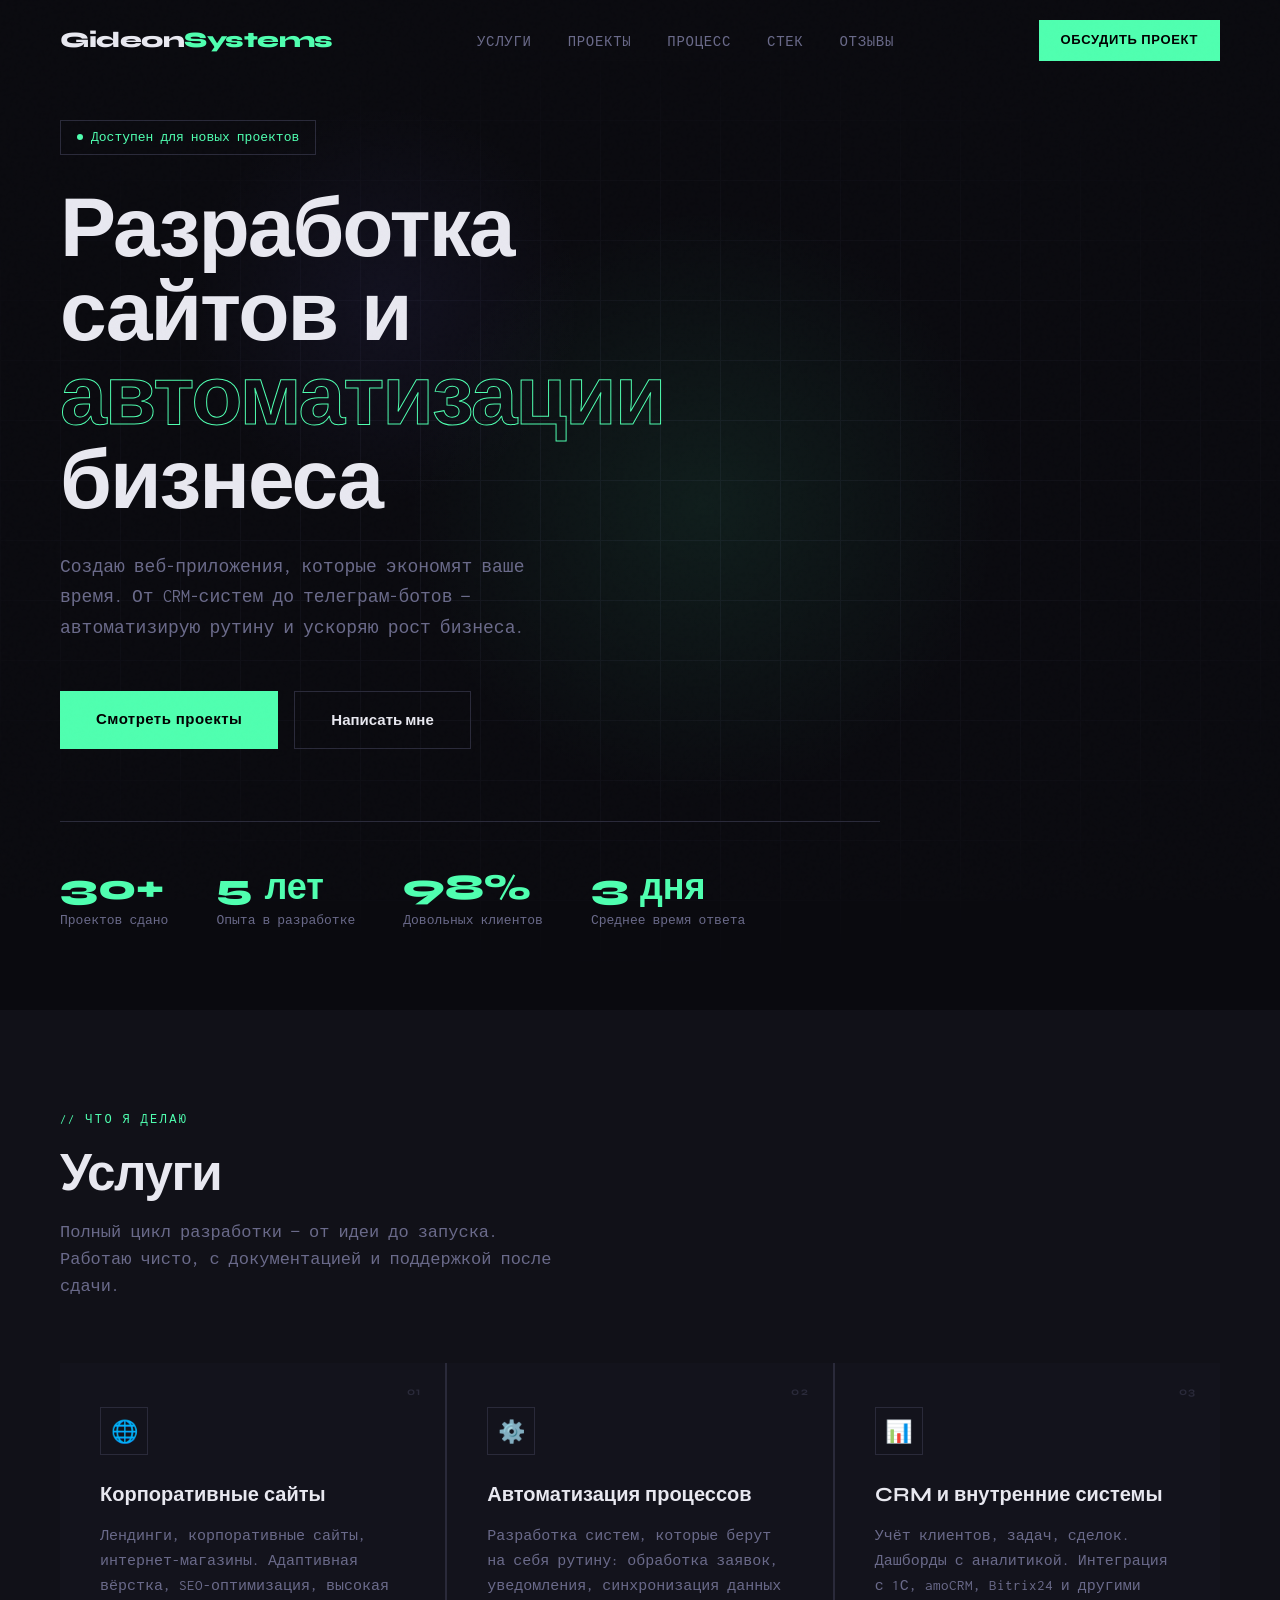
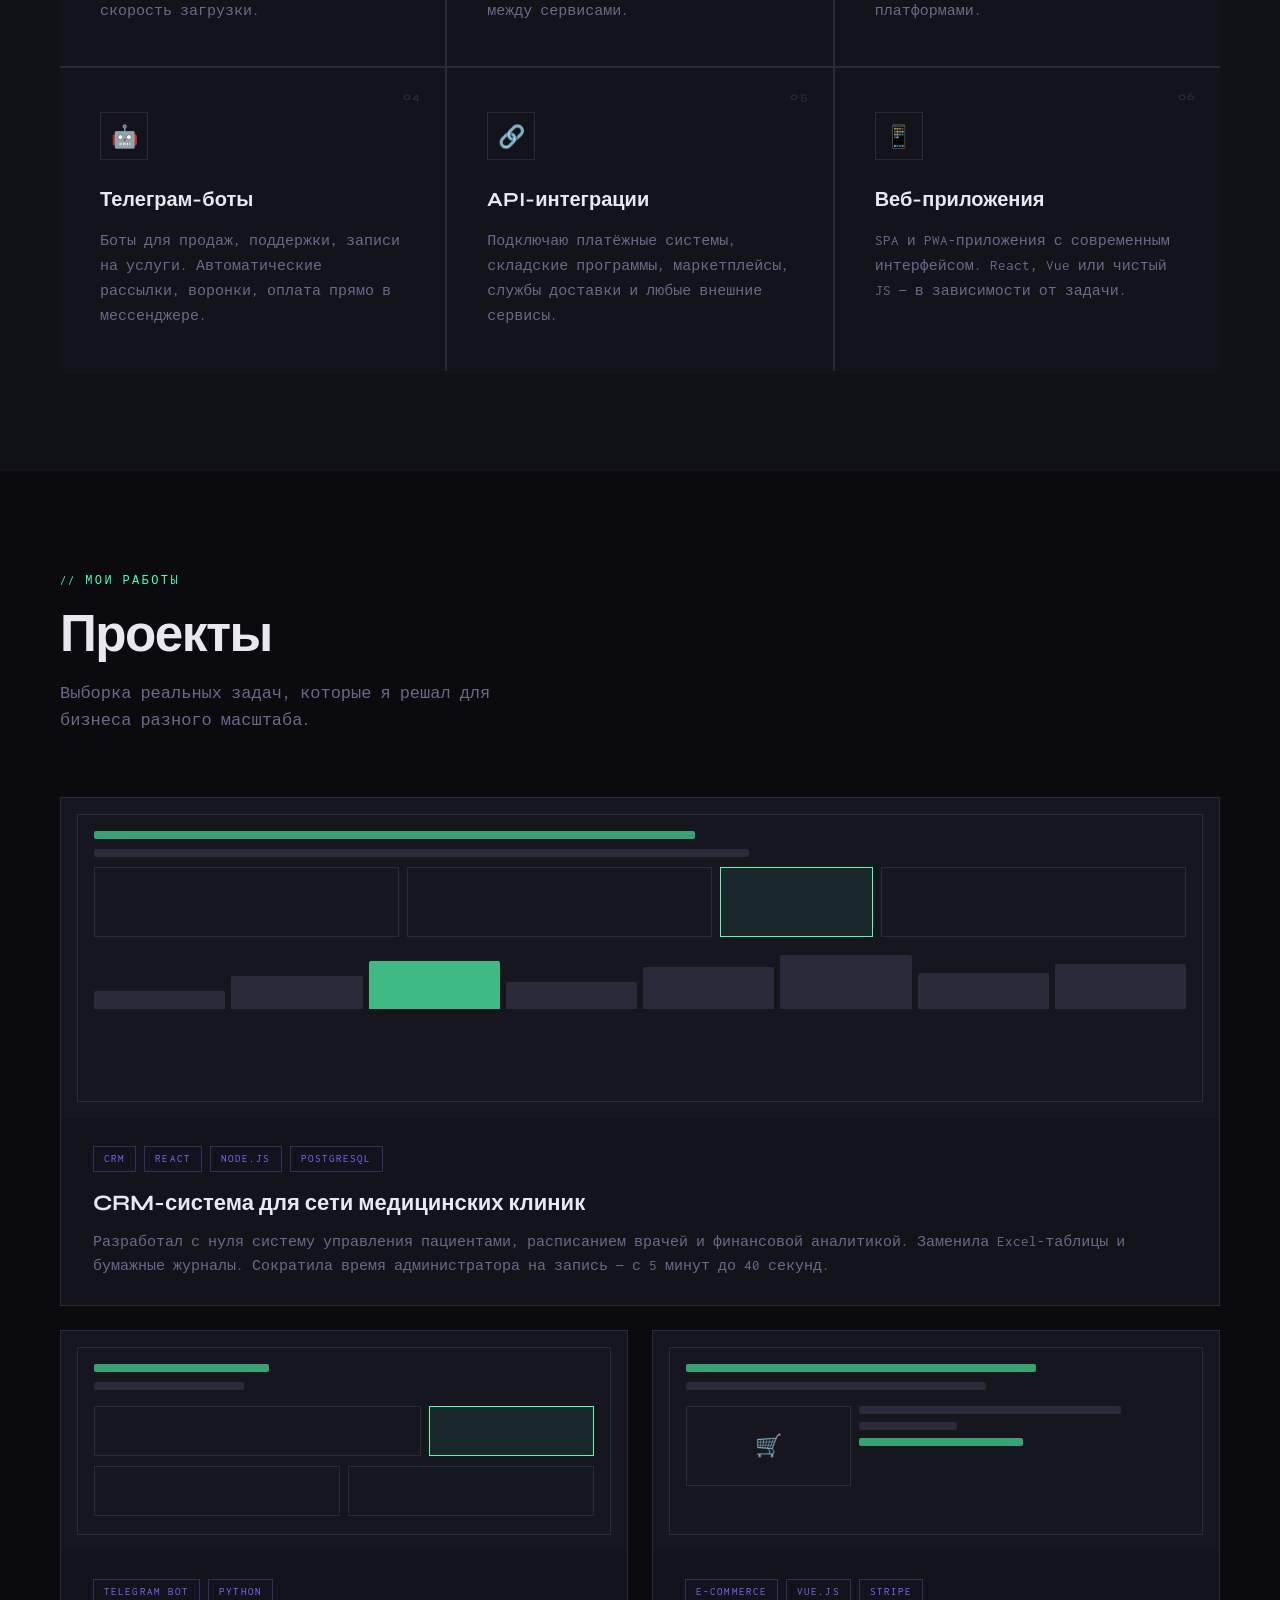
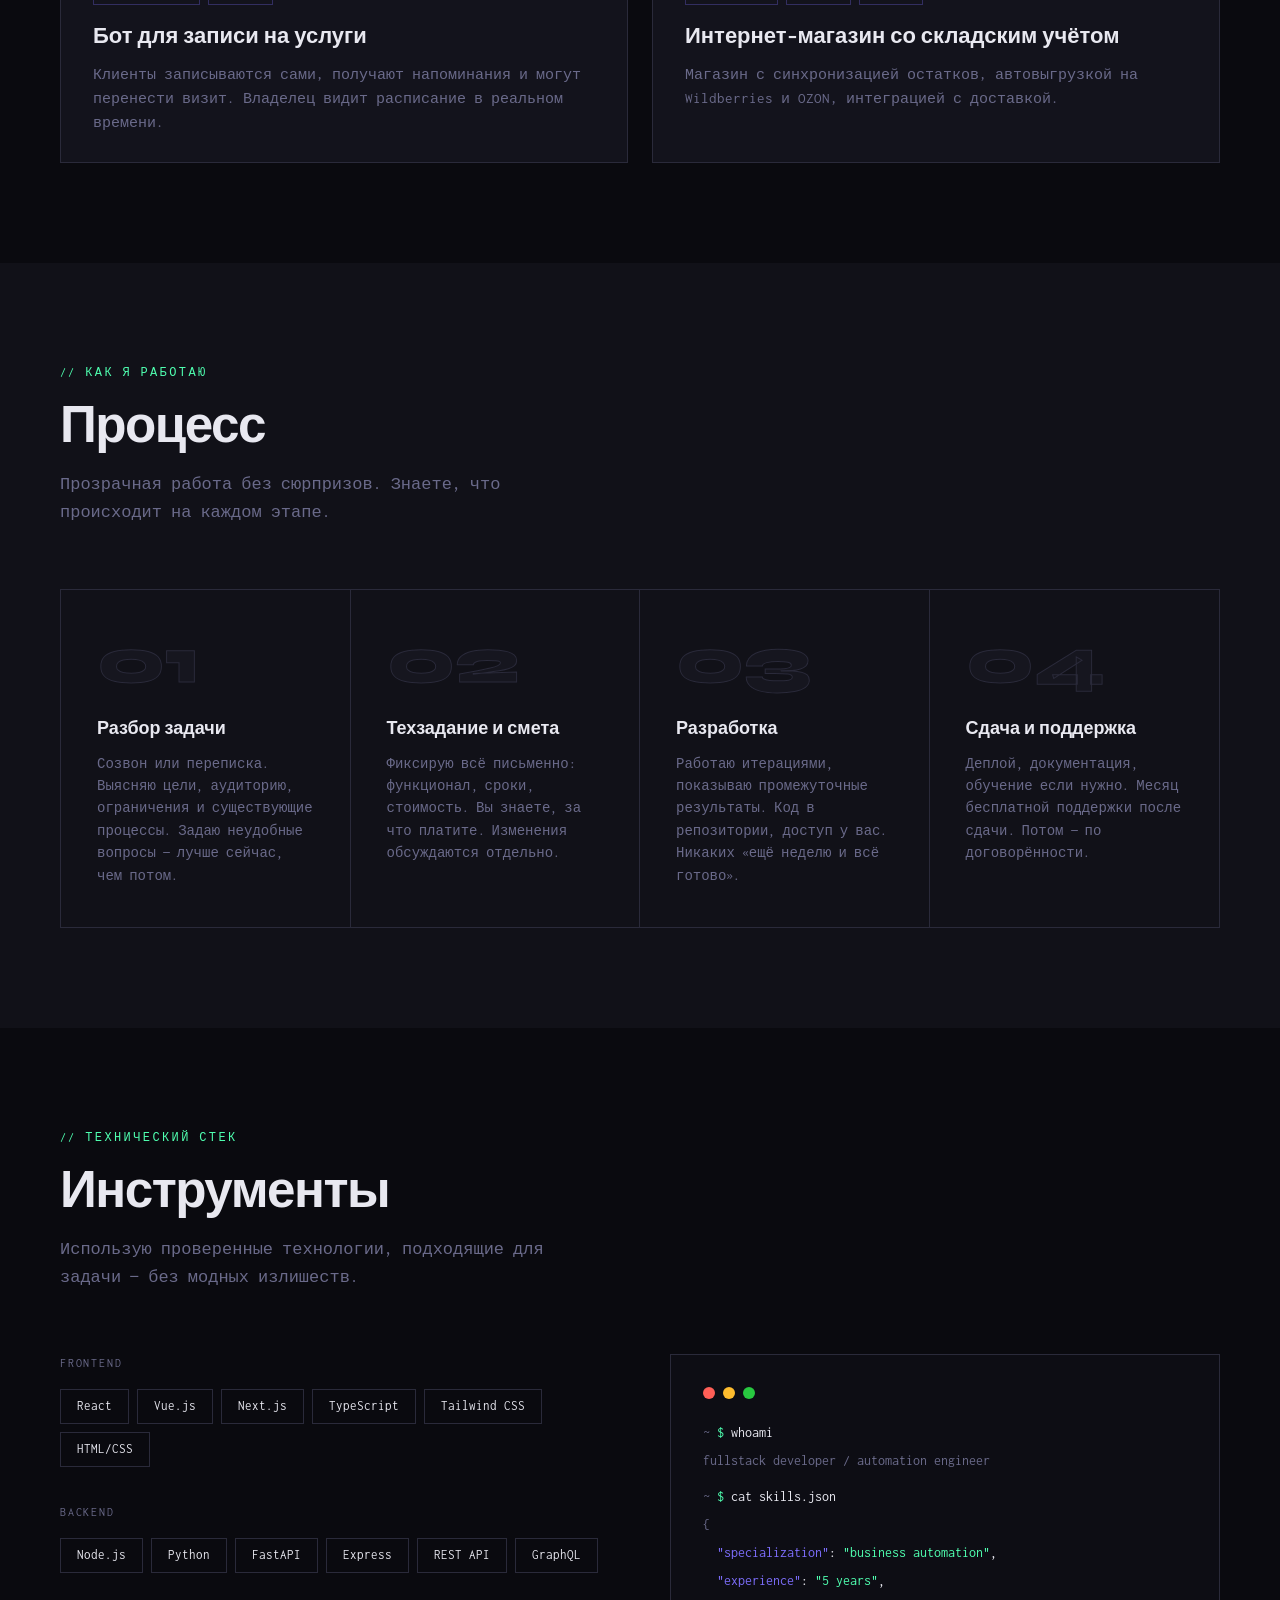
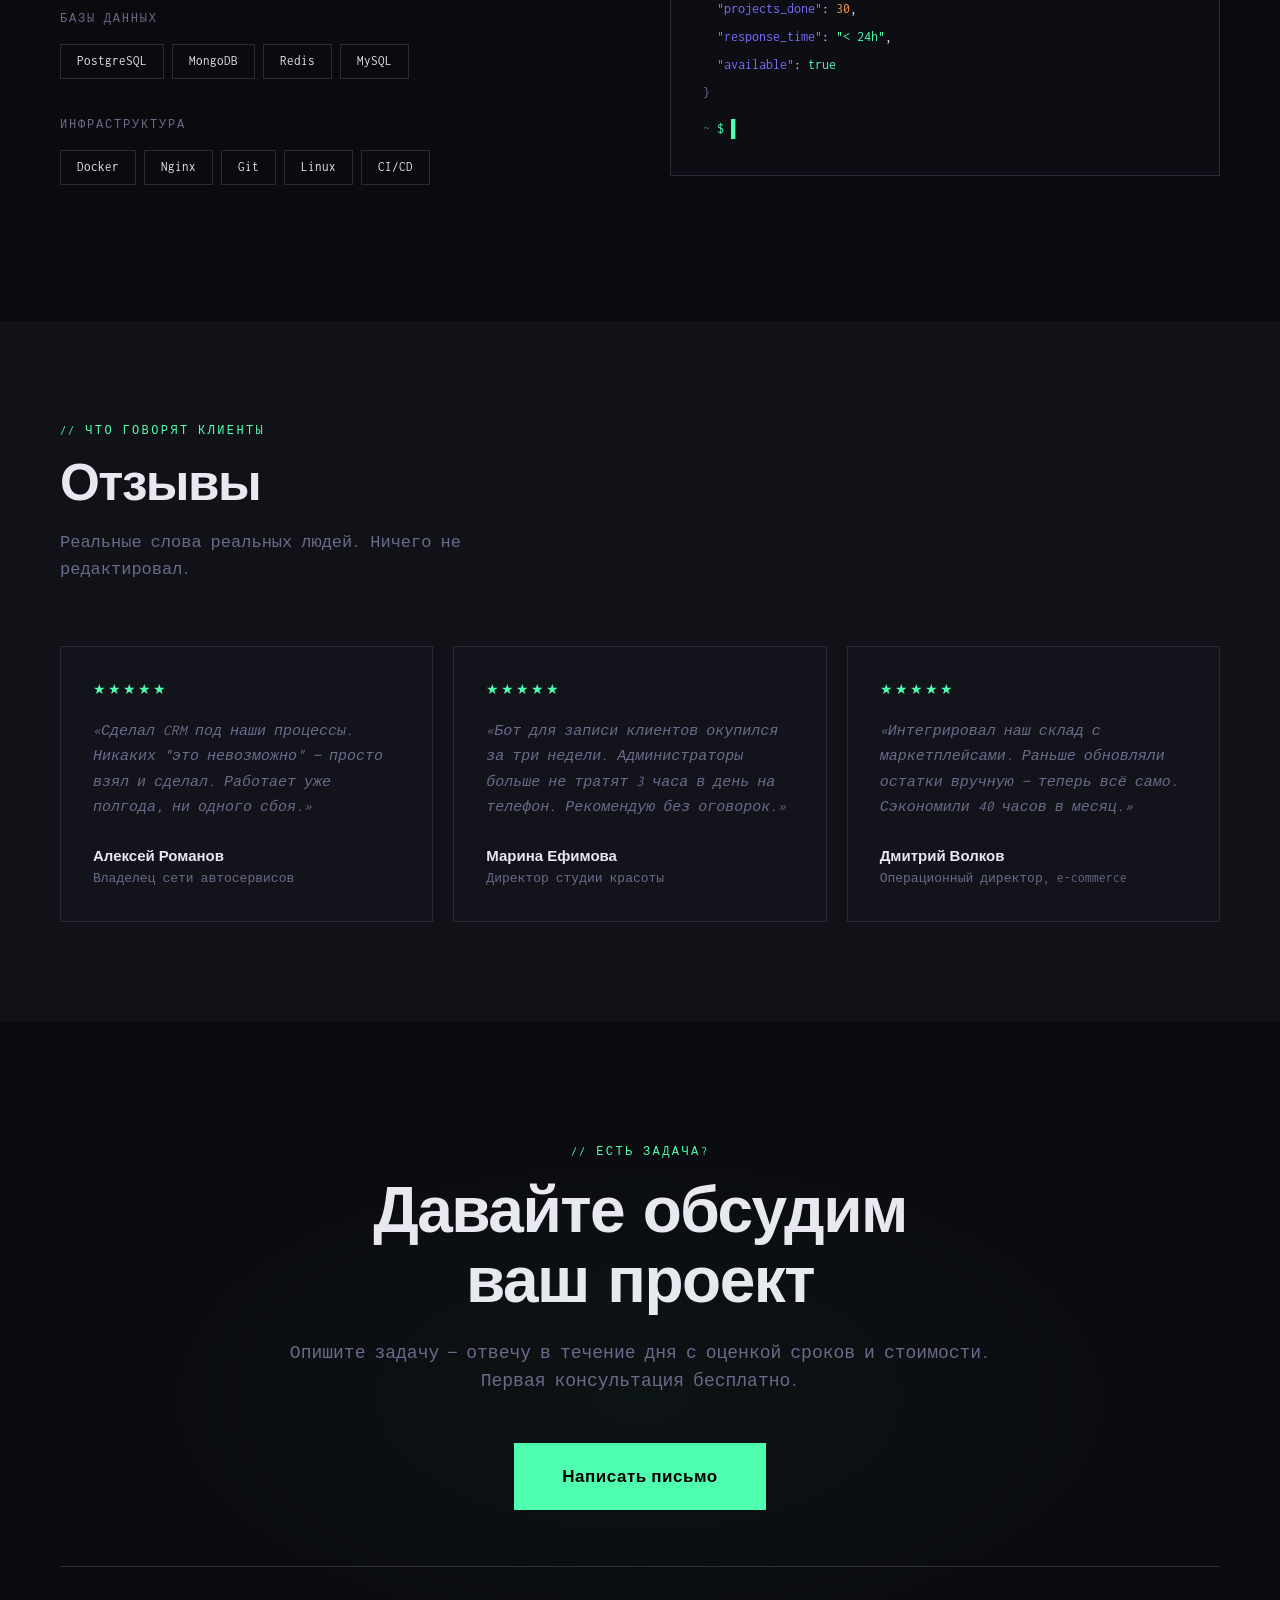
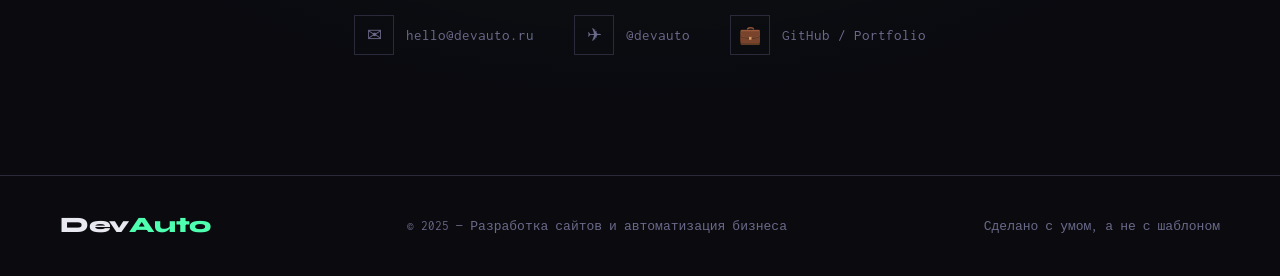
<file: index.html>
<!DOCTYPE html>
<html lang="ru">
<head>
<meta charset="UTF-8">
<meta name="viewport" content="width=device-width, initial-scale=1.0">
<title>DevAuto — Разработка сайтов и систем автоматизации</title>
<link rel="preconnect" href="https://fonts.googleapis.com">
<link href="https://fonts.googleapis.com/css2?family=Syne:wght@400;600;700;800&family=Inconsolata:wght@300;400;500&display=swap" rel="stylesheet">
<link rel="stylesheet" href="css/portfolio.css">
</head>
<body>

<!-- NAV -->
<nav id="nav">
  <div class="logo">Gideon<span>Systems</span></div>
  <ul class="nav-links">
    <li><a href="#services">Услуги</a></li>
    <li><a href="#portfolio">Проекты</a></li>
    <li><a href="#process">Процесс</a></li>
    <li><a href="#skills">Стек</a></li>
    <li><a href="#reviews">Отзывы</a></li>
  </ul>
  <a href="#contact" class="nav-cta">Обсудить проект</a>
</nav>

<!-- HERO -->
<section class="hero" id="home">
  <div class="hero-grid-bg"></div>
  <div class="hero-glow"></div>
  <div class="hero-glow2"></div>
  <div class="hero-content">
    <div class="hero-badge">Доступен для новых проектов</div>
    <h1>Разработка<br>сайтов и <em>автоматизации</em><br>бизнеса</h1>
    <p class="hero-sub">Создаю веб-приложения, которые экономят ваше время. От CRM-систем до телеграм-ботов — автоматизирую рутину и ускоряю рост бизнеса.</p>
    <div class="hero-actions">
      <a href="#portfolio" class="btn-primary">Смотреть проекты</a>
      <a href="#contact" class="btn-secondary">Написать мне</a>
    </div>
    <div class="hero-stats">
      <div>
        <div class="stat-num">30+</div>
        <div class="stat-label">Проектов сдано</div>
      </div>
      <div>
        <div class="stat-num">5 лет</div>
        <div class="stat-label">Опыта в разработке</div>
      </div>
      <div>
        <div class="stat-num">98%</div>
        <div class="stat-label">Довольных клиентов</div>
      </div>
      <div>
        <div class="stat-num">3 дня</div>
        <div class="stat-label">Среднее время ответа</div>
      </div>
    </div>
  </div>
</section>

<!-- SERVICES -->
<section class="services" id="services">
  <div class="section-tag">// Что я делаю</div>
  <h2>Услуги</h2>
  <p class="section-desc">Полный цикл разработки — от идеи до запуска. Работаю чисто, с документацией и поддержкой после сдачи.</p>
  <div class="services-grid">
    <div class="service-card">
      <span class="service-num">01</span>
      <div class="service-icon">🌐</div>
      <h3>Корпоративные сайты</h3>
      <p>Лендинги, корпоративные сайты, интернет-магазины. Адаптивная вёрстка, SEO-оптимизация, высокая скорость загрузки.</p>
    </div>
    <div class="service-card">
      <span class="service-num">02</span>
      <div class="service-icon">⚙️</div>
      <h3>Автоматизация процессов</h3>
      <p>Разработка систем, которые берут на себя рутину: обработка заявок, уведомления, синхронизация данных между сервисами.</p>
    </div>
    <div class="service-card">
      <span class="service-num">03</span>
      <div class="service-icon">📊</div>
      <h3>CRM и внутренние системы</h3>
      <p>Учёт клиентов, задач, сделок. Дашборды с аналитикой. Интеграция с 1С, amoCRM, Bitrix24 и другими платформами.</p>
    </div>
    <div class="service-card">
      <span class="service-num">04</span>
      <div class="service-icon">🤖</div>
      <h3>Телеграм-боты</h3>
      <p>Боты для продаж, поддержки, записи на услуги. Автоматические рассылки, воронки, оплата прямо в мессенджере.</p>
    </div>
    <div class="service-card">
      <span class="service-num">05</span>
      <div class="service-icon">🔗</div>
      <h3>API-интеграции</h3>
      <p>Подключаю платёжные системы, складские программы, маркетплейсы, службы доставки и любые внешние сервисы.</p>
    </div>
    <div class="service-card">
      <span class="service-num">06</span>
      <div class="service-icon">📱</div>
      <h3>Веб-приложения</h3>
      <p>SPA и PWA-приложения с современным интерфейсом. React, Vue или чистый JS — в зависимости от задачи.</p>
    </div>
  </div>
</section>

<!-- PORTFOLIO -->
<section id="portfolio">
  <div class="section-tag">// Мои работы</div>
  <h2>Проекты</h2>
  <p class="section-desc">Выборка реальных задач, которые я решал для бизнеса разного масштаба.</p>
  <div class="portfolio-grid">
    <!-- Featured -->
    <div class="project-card featured">
      <div class="project-preview">
        <div class="project-preview-inner">
          <div class="mock-ui">
            <div class="mock-bar accent" style="width:55%"></div>
            <div class="mock-bar short"></div>
            <div class="mock-row">
              <div class="mock-block tall"></div>
              <div class="mock-block tall"></div>
              <div class="mock-block accent tall"></div>
              <div class="mock-block tall"></div>
            </div>
            <div class="mock-chart">
              <div class="mock-bar-v" style="height:30%"></div>
              <div class="mock-bar-v" style="height:55%"></div>
              <div class="mock-bar-v" style="height:80%"></div>
              <div class="mock-bar-v" style="height:45%"></div>
              <div class="mock-bar-v" style="height:70%"></div>
              <div class="mock-bar-v" style="height:90%"></div>
              <div class="mock-bar-v" style="height:60%"></div>
              <div class="mock-bar-v" style="height:75%"></div>
            </div>
          </div>
        </div>
      </div>
      <div class="project-info">
       <a href="crm-demo.html" target="_blank">
        <div class="project-tags">
          <span class="tag">CRM</span>
          <span class="tag">React</span>
          <span class="tag">Node.js</span>
          <span class="tag">PostgreSQL</span>
        </div>
        <h3>CRM-система для сети медицинских клиник</h3>
        <p>Разработал с нуля систему управления пациентами, расписанием врачей и финансовой аналитикой. Заменила Excel-таблицы и бумажные журналы. Сократила время администратора на запись — с 5 минут до 40 секунд.</p>
          </a>
      </div>
    </div>
    <!-- Card 2 -->
    <div class="project-card">
      <div class="project-preview">
        <div class="project-preview-inner">
          <div class="mock-ui">
            <div class="mock-bar accent" style="width:35%"></div>
            <div class="mock-bar xshort"></div>
            <div class="mock-row" style="margin-top:16px">
              <div class="mock-block" style="height:50px"></div>
              <div class="mock-block accent" style="height:50px"></div>
            </div>
            <div class="mock-row">
              <div class="mock-block" style="height:50px"></div>
              <div class="mock-block" style="height:50px"></div>
            </div>
          </div>
        </div>
      </div>
      <div class="project-info">
       <a href="https://t.me/TestSaloonSolikBot" target="_blank">
        <div class="project-tags">
          <span class="tag">Telegram Bot</span>
          <span class="tag">Python</span>
        </div>
        <h3>Бот для записи на услуги</h3>
        <p>Клиенты записываются сами, получают напоминания и могут перенести визит. Владелец видит расписание в реальном времени.</p>
        </a>
      </div>
    </div>
    <!-- Card 3 -->
    <div class="project-card">
      <div class="project-preview">
        <div class="project-preview-inner">
          <div class="mock-ui">
            <div class="mock-bar accent" style="width:70%"></div>
            <div class="mock-bar short"></div>
            <div style="display:flex; gap:8px; margin-top:16px">
              <div style="flex:1; height:80px; background:var(--surface); border:1px solid var(--border); display:flex; align-items:center; justify-content:center; font-size:22px">🛒</div>
              <div style="flex:2">
                <div class="mock-bar" style="width:80%; margin-bottom:8px"></div>
                <div class="mock-bar xshort" style="margin-bottom:8px"></div>
                <div class="mock-bar accent" style="width:50%"></div>
              </div>
            </div>
          </div>
        </div>
      </div>
      <div class="project-info">
       <a href="shop-demo.html" target="_blank">
        <div class="project-tags">
          <span class="tag">E-commerce</span>
          <span class="tag">Vue.js</span>
          <span class="tag">Stripe</span>
        </div>
        <h3>Интернет-магазин со складским учётом</h3>
        <p>Магазин с синхронизацией остатков, автовыгрузкой на Wildberries и OZON, интеграцией с доставкой.</p>
      </a>
      </div>
    </div>
  </div>
</section>

<!-- PROCESS -->
<section class="process" id="process">
  <div class="section-tag">// Как я работаю</div>
  <h2>Процесс</h2>
  <p class="section-desc">Прозрачная работа без сюрпризов. Знаете, что происходит на каждом этапе.</p>
  <div class="process-steps">
    <div class="step">
      <div class="step-num">01</div>
      <h3>Разбор задачи</h3>
      <p>Созвон или переписка. Выясняю цели, аудиторию, ограничения и существующие процессы. Задаю неудобные вопросы — лучше сейчас, чем потом.</p>
    </div>
    <div class="step">
      <div class="step-num">02</div>
      <h3>Техзадание и смета</h3>
      <p>Фиксирую всё письменно: функционал, сроки, стоимость. Вы знаете, за что платите. Изменения обсуждаются отдельно.</p>
    </div>
    <div class="step">
      <div class="step-num">03</div>
      <h3>Разработка</h3>
      <p>Работаю итерациями, показываю промежуточные результаты. Код в репозитории, доступ у вас. Никаких «ещё неделю и всё готово».</p>
    </div>
    <div class="step">
      <div class="step-num">04</div>
      <h3>Сдача и поддержка</h3>
      <p>Деплой, документация, обучение если нужно. Месяц бесплатной поддержки после сдачи. Потом — по договорённости.</p>
    </div>
  </div>
</section>

<!-- SKILLS -->
<section id="skills">
  <div class="section-tag">// Технический стек</div>
  <h2>Инструменты</h2>
  <p class="section-desc">Использую проверенные технологии, подходящие для задачи — без модных излишеств.</p>
  <div class="skills-wrap">
    <div class="skills-left">
      <div class="skill-group">
        <div class="skill-group-title">Frontend</div>
        <div class="skill-list">
          <span class="skill-pill">React</span>
          <span class="skill-pill">Vue.js</span>
          <span class="skill-pill">Next.js</span>
          <span class="skill-pill">TypeScript</span>
          <span class="skill-pill">Tailwind CSS</span>
          <span class="skill-pill">HTML/CSS</span>
        </div>
      </div>
      <div class="skill-group">
        <div class="skill-group-title">Backend</div>
        <div class="skill-list">
          <span class="skill-pill">Node.js</span>
          <span class="skill-pill">Python</span>
          <span class="skill-pill">FastAPI</span>
          <span class="skill-pill">Express</span>
          <span class="skill-pill">REST API</span>
          <span class="skill-pill">GraphQL</span>
        </div>
      </div>
      <div class="skill-group">
        <div class="skill-group-title">Базы данных</div>
        <div class="skill-list">
          <span class="skill-pill">PostgreSQL</span>
          <span class="skill-pill">MongoDB</span>
          <span class="skill-pill">Redis</span>
          <span class="skill-pill">MySQL</span>
        </div>
      </div>
      <div class="skill-group">
        <div class="skill-group-title">Инфраструктура</div>
        <div class="skill-list">
          <span class="skill-pill">Docker</span>
          <span class="skill-pill">Nginx</span>
          <span class="skill-pill">Git</span>
          <span class="skill-pill">Linux</span>
          <span class="skill-pill">CI/CD</span>
        </div>
      </div>
    </div>
    <div class="skills-right">
      <div class="terminal">
        <div class="terminal-bar">
          <div class="terminal-dot" style="background:#ff5f57"></div>
          <div class="terminal-dot" style="background:#febc2e"></div>
          <div class="terminal-dot" style="background:#28c840"></div>
        </div>
        <div><span class="t-muted">~</span> <span class="t-green">$</span> whoami</div>
        <div class="t-muted">fullstack developer / automation engineer</div>
        <div style="margin-top:8px"><span class="t-muted">~</span> <span class="t-green">$</span> cat skills.json</div>
        <div class="t-muted">&#123;</div>
        <div>&nbsp;&nbsp;<span class="t-purple">"specialization"</span>: <span class="t-green">"business automation"</span>,</div>
        <div>&nbsp;&nbsp;<span class="t-purple">"experience"</span>: <span class="t-green">"5 years"</span>,</div>
        <div>&nbsp;&nbsp;<span class="t-purple">"projects_done"</span>: <span style="color:#ff9940">30</span>,</div>
        <div>&nbsp;&nbsp;<span class="t-purple">"response_time"</span>: <span class="t-green">"&lt; 24h"</span>,</div>
        <div>&nbsp;&nbsp;<span class="t-purple">"available"</span>: <span style="color:#4fffb0">true</span></div>
        <div class="t-muted">&#125;</div>
        <div style="margin-top:8px"><span class="t-muted">~</span> <span class="t-green">$</span> <span class="t-cursor"></span></div>
      </div>
    </div>
  </div>
</section>

<!-- TESTIMONIALS -->
<section class="testimonials" id="reviews">
  <div class="section-tag">// Что говорят клиенты</div>
  <h2>Отзывы</h2>
  <p class="section-desc">Реальные слова реальных людей. Ничего не редактировал.</p>
  <div class="reviews-grid">
    <div class="review-card">
      <div class="review-stars">★★★★★</div>
      <p class="review-text">«Сделал CRM под наши процессы. Никаких "это невозможно" — просто взял и сделал. Работает уже полгода, ни одного сбоя.»</p>
      <div class="review-author">Алексей Романов</div>
      <div class="review-role">Владелец сети автосервисов</div>
    </div>
    <div class="review-card">
      <div class="review-stars">★★★★★</div>
      <p class="review-text">«Бот для записи клиентов окупился за три недели. Администраторы больше не тратят 3 часа в день на телефон. Рекомендую без оговорок.»</p>
      <div class="review-author">Марина Ефимова</div>
      <div class="review-role">Директор студии красоты</div>
    </div>
    <div class="review-card">
      <div class="review-stars">★★★★★</div>
      <p class="review-text">«Интегрировал наш склад с маркетплейсами. Раньше обновляли остатки вручную — теперь всё само. Сэкономили 40 часов в месяц.»</p>
      <div class="review-author">Дмитрий Волков</div>
      <div class="review-role">Операционный директор, e-commerce</div>
    </div>
  </div>
</section>

<!-- CTA -->
<section class="cta-section" id="contact">
  <div class="cta-bg"></div>
  <div style="position:relative; z-index:2">
    <div class="section-tag" style="justify-content:center; display:block">// Есть задача?</div>
    <h2>Давайте обсудим<br>ваш проект</h2>
    <p>Опишите задачу — отвечу в течение дня с оценкой сроков и стоимости.<br>Первая консультация бесплатно.</p>
    <a href="mailto:hello@devauto.ru" class="btn-primary" style="font-size:17px; padding:20px 48px">Написать письмо</a>
    <div class="cta-contact">
      <a href="mailto:hello@devauto.ru" class="contact-item">
        <div class="contact-icon">✉</div>
        hello@devauto.ru
      </a>
      <a href="https://t.me/devauto" class="contact-item">
        <div class="contact-icon">✈</div>
        @devauto
      </a>
      <a href="#" class="contact-item">
        <div class="contact-icon">💼</div>
        GitHub / Portfolio
      </a>
    </div>
  </div>
</section>

<!-- FOOTER -->
<footer>
  <div class="logo">Dev<span>Auto</span></div>
  <div>© 2025 — Разработка сайтов и автоматизация бизнеса</div>
  <div style="color: var(--muted)">Сделано с умом, а не с шаблоном</div>
</footer>
<script type="text/javascript" src="js/portfolio.js"></script>
</body>
</html>
</file>
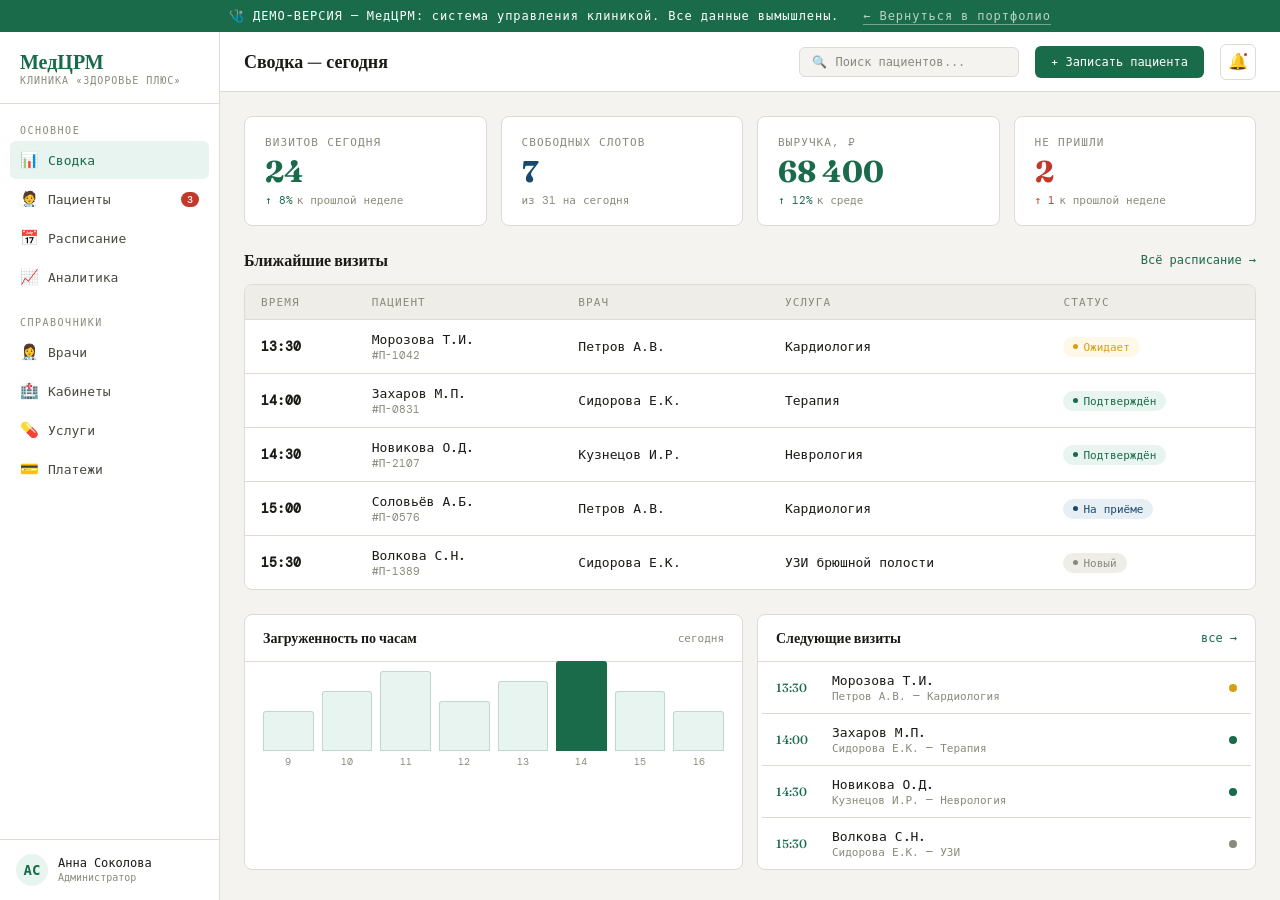
<file: crm-demo.html>
<!DOCTYPE html>
<html lang="ru">
<head>
<meta charset="UTF-8">
<meta name="viewport" content="width=device-width, initial-scale=1.0">
<title>МедЦРМ — Демо системы управления клиникой</title>
<link rel="preconnect" href="https://fonts.googleapis.com">
<link href="https://fonts.googleapis.com/css2?family=Fraunces:ital,opsz,wght@0,9..144,300;0,9..144,600;0,9..144,700;1,9..144,300&family=DM+Mono:wght@300;400;500&display=swap" rel="stylesheet">
<link rel="stylesheet" href="css/crm_demo.css">
</head>
<body>

<div class="demo-banner">
  🩺 <strong>ДЕМО-ВЕРСИЯ</strong> — МедЦРМ: система управления клиникой. Все данные вымышлены.
  <a href="portfolio.html">← Вернуться в портфолио</a>
</div>

<div class="app">
  <!-- SIDEBAR -->
  <aside class="sidebar">
    <div class="sidebar-logo">
      <div class="logo-mark">МедЦРМ</div>
      <div class="logo-sub">Клиника «Здоровье Плюс»</div>
    </div>
    <nav class="sidebar-nav">
      <div class="nav-group-label">Основное</div>
      <div class="nav-item active" onclick="switchTab('dashboard', this)">
        <span class="nav-icon">📊</span> Сводка
      </div>
      <div class="nav-item" onclick="switchTab('patients', this)">
        <span class="nav-icon">🧑‍⚕️</span> Пациенты
        <span class="nav-badge">3</span>
      </div>
      <div class="nav-item" onclick="switchTab('schedule', this)">
        <span class="nav-icon">📅</span> Расписание
      </div>
      <div class="nav-item" onclick="switchTab('analytics', this)">
        <span class="nav-icon">📈</span> Аналитика
      </div>
      <div class="nav-group-label" style="margin-top:12px">Справочники</div>
      <div class="nav-item" onclick="showToast('📋 Раздел доступен в полной версии')">
        <span class="nav-icon">👩‍⚕️</span> Врачи
      </div>
      <div class="nav-item" onclick="showToast('📋 Раздел доступен в полной версии')">
        <span class="nav-icon">🏥</span> Кабинеты
      </div>
      <div class="nav-item" onclick="showToast('📋 Раздел доступен в полной версии')">
        <span class="nav-icon">💊</span> Услуги
      </div>
      <div class="nav-item" onclick="showToast('📋 Раздел доступен в полной версии')">
        <span class="nav-icon">💳</span> Платежи
      </div>
    </nav>
    <div class="sidebar-user">
      <div class="user-avatar">АС</div>
      <div>
        <div class="user-name">Анна Соколова</div>
        <div class="user-role">Администратор</div>
      </div>
    </div>
  </aside>

  <!-- MAIN -->
  <div class="main">
    <div class="topbar">
      <div class="topbar-title" id="topbar-title">Сводка — сегодня</div>
      <div class="search-box">
        <span>🔍</span>
        <input type="text" placeholder="Поиск пациентов..." oninput="filterPatients(this.value)">
      </div>
      <button class="topbar-btn" onclick="openBooking()">+ Записать пациента</button>
      <div class="topbar-notif" onclick="showToast('🔔 Нет новых уведомлений')">
        🔔<div class="notif-dot"></div>
      </div>
    </div>

    <div class="content">

      <!-- ── DASHBOARD ── -->
      <div class="tab-panel active" id="tab-dashboard">
        <div class="kpi-row">
          <div class="kpi-card">
            <div class="kpi-label">Визитов сегодня</div>
            <div class="kpi-value green">24</div>
            <div class="kpi-delta"><span class="delta-up">↑ 8%</span> к прошлой неделе</div>
          </div>
          <div class="kpi-card">
            <div class="kpi-label">Свободных слотов</div>
            <div class="kpi-value blue">7</div>
            <div class="kpi-delta">из 31 на сегодня</div>
          </div>
          <div class="kpi-card">
            <div class="kpi-label">Выручка, ₽</div>
            <div class="kpi-value green">68 400</div>
            <div class="kpi-delta"><span class="delta-up">↑ 12%</span> к среде</div>
          </div>
          <div class="kpi-card">
            <div class="kpi-label">Не пришли</div>
            <div class="kpi-value red">2</div>
            <div class="kpi-delta"><span class="delta-down">↑ 1</span> к прошлой неделе</div>
          </div>
        </div>

        <div class="sec-header">
          <div class="sec-title">Ближайшие визиты</div>
          <a class="sec-link" onclick="switchTab('schedule', document.querySelector('[onclick*=schedule]'))">Всё расписание →</a>
        </div>
        <div class="table-wrap">
          <table>
            <thead>
              <tr>
                <th>Время</th><th>Пациент</th><th>Врач</th><th>Услуга</th><th>Статус</th>
              </tr>
            </thead>
            <tbody>
              <tr onclick="openPatient('П-1042')">
                <td><strong>13:30</strong></td>
                <td><div class="patient-name">Морозова Т.И.</div><div class="patient-id">#П-1042</div></td>
                <td>Петров А.В.</td><td>Кардиология</td>
                <td><span class="badge badge-yellow">Ожидает</span></td>
              </tr>
              <tr onclick="openPatient('П-0831')">
                <td><strong>14:00</strong></td>
                <td><div class="patient-name">Захаров М.П.</div><div class="patient-id">#П-0831</div></td>
                <td>Сидорова Е.К.</td><td>Терапия</td>
                <td><span class="badge badge-green">Подтверждён</span></td>
              </tr>
              <tr onclick="openPatient('П-2107')">
                <td><strong>14:30</strong></td>
                <td><div class="patient-name">Новикова О.Д.</div><div class="patient-id">#П-2107</div></td>
                <td>Кузнецов И.Р.</td><td>Неврология</td>
                <td><span class="badge badge-green">Подтверждён</span></td>
              </tr>
              <tr onclick="openPatient('П-0576')">
                <td><strong>15:00</strong></td>
                <td><div class="patient-name">Соловьёв А.Б.</div><div class="patient-id">#П-0576</div></td>
                <td>Петров А.В.</td><td>Кардиология</td>
                <td><span class="badge badge-blue">На приёме</span></td>
              </tr>
              <tr onclick="openPatient('П-1389')">
                <td><strong>15:30</strong></td>
                <td><div class="patient-name">Волкова С.Н.</div><div class="patient-id">#П-1389</div></td>
                <td>Сидорова Е.К.</td><td>УЗИ брюшной полости</td>
                <td><span class="badge badge-gray">Новый</span></td>
              </tr>
            </tbody>
          </table>
        </div>

        <div class="bottom-row">
          <div class="mini-card">
            <div class="mini-card-header">
              <div class="mini-card-title">Загруженность по часам</div>
              <div style="font-size:11px; color:var(--muted)">сегодня</div>
            </div>
            <div class="chart-area">
              <div class="chart-bars" id="hourly-chart"></div>
            </div>
          </div>
          <div class="mini-card">
            <div class="mini-card-header">
              <div class="mini-card-title">Следующие визиты</div>
              <a class="sec-link" onclick="switchTab('schedule', document.querySelector('[onclick*=schedule]'))">все →</a>
            </div>
            <div class="appt-list">
              <div class="appt-item" onclick="openPatient('П-1042')">
                <div class="appt-time">13:30</div>
                <div class="appt-info">
                  <div class="appt-name">Морозова Т.И.</div>
                  <div class="appt-doctor">Петров А.В. — Кардиология</div>
                </div>
                <div class="appt-dot" style="background:var(--yellow)"></div>
              </div>
              <div class="appt-item" onclick="openPatient('П-0831')">
                <div class="appt-time">14:00</div>
                <div class="appt-info">
                  <div class="appt-name">Захаров М.П.</div>
                  <div class="appt-doctor">Сидорова Е.К. — Терапия</div>
                </div>
                <div class="appt-dot" style="background:var(--accent)"></div>
              </div>
              <div class="appt-item" onclick="openPatient('П-2107')">
                <div class="appt-time">14:30</div>
                <div class="appt-info">
                  <div class="appt-name">Новикова О.Д.</div>
                  <div class="appt-doctor">Кузнецов И.Р. — Неврология</div>
                </div>
                <div class="appt-dot" style="background:var(--accent)"></div>
              </div>
              <div class="appt-item" onclick="openPatient('П-1389')">
                <div class="appt-time">15:30</div>
                <div class="appt-info">
                  <div class="appt-name">Волкова С.Н.</div>
                  <div class="appt-doctor">Сидорова Е.К. — УЗИ</div>
                </div>
                <div class="appt-dot" style="background:var(--muted)"></div>
              </div>
            </div>
          </div>
        </div>
      </div>

      <!-- ── PATIENTS ── -->
      <div class="tab-panel" id="tab-patients">
        <div class="patients-toolbar">
          <div class="filter-pill active" onclick="setFilter(this,'all')">Все пациенты</div>
          <div class="filter-pill" onclick="setFilter(this,'new')">🆕 Новые</div>
          <div class="filter-pill" onclick="setFilter(this,'active')">✅ Активные</div>
          <div class="filter-pill" onclick="setFilter(this,'chronic')">⚕️ Хронические</div>
          <div class="patients-count" id="patients-count">Найдено: 8 пациентов</div>
        </div>
        <div class="table-wrap">
          <table>
            <thead>
              <tr><th>Пациент</th><th>Возраст</th><th>Телефон</th><th>Врач</th><th>Последний визит</th><th>Следующая запись</th><th>Статус</th></tr>
            </thead>
            <tbody id="patients-table">
              <tr onclick="openPatient('П-1042')" data-status="active">
                <td><div class="patient-name">Морозова Татьяна Игоревна</div><div class="patient-id">#П-1042</div></td>
                <td>52</td><td>+7 (912) 345-67-89</td><td>Петров А.В.</td><td>14.03.2025</td><td>17.03 13:30</td>
                <td><span class="badge badge-green">Активный</span></td>
              </tr>
              <tr onclick="openPatient('П-0831')" data-status="active">
                <td><div class="patient-name">Захаров Михаил Петрович</div><div class="patient-id">#П-0831</div></td>
                <td>38</td><td>+7 (903) 221-44-10</td><td>Сидорова Е.К.</td><td>02.03.2025</td><td>17.03 14:00</td>
                <td><span class="badge badge-green">Активный</span></td>
              </tr>
              <tr onclick="openPatient('П-2107')" data-status="chronic">
                <td><div class="patient-name">Новикова Ольга Дмитриевна</div><div class="patient-id">#П-2107</div></td>
                <td>67</td><td>+7 (916) 877-20-33</td><td>Кузнецов И.Р.</td><td>10.03.2025</td><td>17.03 14:30</td>
                <td><span class="badge badge-yellow">Хронический</span></td>
              </tr>
              <tr onclick="openPatient('П-0576')" data-status="active">
                <td><div class="patient-name">Соловьёв Андрей Борисович</div><div class="patient-id">#П-0576</div></td>
                <td>45</td><td>+7 (926) 100-90-80</td><td>Петров А.В.</td><td>15.03.2025</td><td>17.03 15:00</td>
                <td><span class="badge badge-blue">На приёме</span></td>
              </tr>
              <tr onclick="openPatient('П-1389')" data-status="new">
                <td><div class="patient-name">Волкова Светлана Николаевна</div><div class="patient-id">#П-1389</div></td>
                <td>29</td><td>+7 (909) 555-12-34</td><td>Сидорова Е.К.</td><td>—</td><td>17.03 15:30</td>
                <td><span class="badge badge-gray">Новый</span></td>
              </tr>
              <tr onclick="openPatient('П-0344')" data-status="chronic">
                <td><div class="patient-name">Ершов Дмитрий Алексеевич</div><div class="patient-id">#П-0344</div></td>
                <td>71</td><td>+7 (985) 663-41-07</td><td>Кузнецов И.Р.</td><td>05.03.2025</td><td>24.03 10:00</td>
                <td><span class="badge badge-yellow">Хронический</span></td>
              </tr>
              <tr onclick="openPatient('П-2203')" data-status="new">
                <td><div class="patient-name">Белова Ирина Сергеевна</div><div class="patient-id">#П-2203</div></td>
                <td>33</td><td>+7 (931) 772-58-90</td><td>—</td><td>—</td><td>21.03 11:30</td>
                <td><span class="badge badge-gray">Новый</span></td>
              </tr>
              <tr onclick="openPatient('П-1755')" data-status="active">
                <td><div class="patient-name">Орлов Павел Игоревич</div><div class="patient-id">#П-1755</div></td>
                <td>56</td><td>+7 (965) 319-22-44</td><td>Петров А.В.</td><td>12.03.2025</td><td>25.03 16:00</td>
                <td><span class="badge badge-green">Активный</span></td>
              </tr>
            </tbody>
          </table>
        </div>
      </div>

      <!-- ── SCHEDULE ── -->
      <div class="tab-panel" id="tab-schedule">
        <div class="sec-header" style="margin-bottom:14px">
          <div style="display:flex; gap:8px; align-items:center">
            <button class="btn-outline" style="padding:6px 14px" onclick="showToast('◀ Предыдущая неделя')">◀</button>
            <span style="font-family:'Fraunces',serif; font-size:16px; font-weight:600">17–21 марта 2025</span>
            <button class="btn-outline" style="padding:6px 14px" onclick="showToast('▶ Следующая неделя')">▶</button>
          </div>
          <button class="topbar-btn" onclick="openBooking()">+ Записать</button>
        </div>
        <div class="schedule-grid" id="schedule-grid"></div>
      </div>

      <!-- ── ANALYTICS ── -->
      <div class="tab-panel" id="tab-analytics">
        <div class="analytics-kpi">
          <div class="kpi-card">
            <div class="kpi-label">Выручка за месяц</div>
            <div class="kpi-value green">1 248 600 ₽</div>
            <div class="kpi-delta"><span class="delta-up">↑ 18%</span> к февралю</div>
          </div>
          <div class="kpi-card">
            <div class="kpi-label">Всего визитов</div>
            <div class="kpi-value blue">431</div>
            <div class="kpi-delta"><span class="delta-up">↑ 24</span> к прошлому месяцу</div>
          </div>
          <div class="kpi-card">
            <div class="kpi-label">Средний чек</div>
            <div class="kpi-value">2 896 ₽</div>
            <div class="kpi-delta"><span class="delta-up">↑ 4%</span> к февралю</div>
          </div>
        </div>

        <div class="chart-full">
          <div class="chart-full-header">
            <div class="sec-title">Визиты по дням недели</div>
            <div class="chart-tabs">
              <div class="chart-tab active" onclick="setChartTab(this,'visits')">Визиты</div>
              <div class="chart-tab" onclick="setChartTab(this,'revenue')">Выручка</div>
            </div>
          </div>
          <div class="chart-body">
            <div class="big-bars" id="big-chart"></div>
          </div>
        </div>

        <div class="analytics-bottom">
          <div class="doctors-list">
            <div class="mini-card-header">
              <div class="mini-card-title">Загруженность врачей</div>
              <div style="font-size:11px; color:var(--muted)">этот месяц</div>
            </div>
            <div id="doctors-list"></div>
          </div>
          <div class="diagnoses-list">
            <div class="mini-card-header">
              <div class="mini-card-title">Топ диагнозы</div>
              <div style="font-size:11px; color:var(--muted)">март 2025</div>
            </div>
            <div id="diagnoses-list"></div>
          </div>
        </div>
      </div>

    </div><!-- /content -->
  </div><!-- /main -->
</div><!-- /app -->

<!-- PATIENT MODAL -->
<div class="modal-overlay" id="patient-modal" onclick="if(event.target===this)closePatient()">
  <div class="modal">
    <div class="modal-header">
      <div>
        <div class="modal-title" id="modal-patient-name">—</div>
        <div class="modal-subtitle" id="modal-patient-id">—</div>
      </div>
      <div class="modal-close" onclick="closePatient()">✕</div>
    </div>
    <div class="modal-body">
      <div class="modal-section">
        <div class="modal-section-title">Основные данные</div>
        <div class="modal-grid">
          <div class="modal-field"><label>Дата рождения</label><div class="modal-field-val" id="modal-dob">—</div></div>
          <div class="modal-field"><label>Телефон</label><div class="modal-field-val" id="modal-phone">—</div></div>
          <div class="modal-field"><label>Лечащий врач</label><div class="modal-field-val" id="modal-doctor">—</div></div>
          <div class="modal-field"><label>Страховой полис</label><div class="modal-field-val" id="modal-ins">—</div></div>
          <div class="modal-field" style="grid-column:span 2"><label>Диагноз / Особенности</label><div class="modal-field-val" id="modal-diag">—</div></div>
        </div>
      </div>
      <div class="modal-section">
        <div class="modal-section-title">История визитов</div>
        <div class="visit-timeline" id="modal-visits"></div>
      </div>
    </div>
    <div class="modal-footer">
      <button class="btn-outline" onclick="closePatient()">Закрыть</button>
      <button class="btn-filled" onclick="showToast('📝 Редактирование в полной версии'); closePatient()">Редактировать</button>
      <button class="btn-filled" style="background:var(--accent3)" onclick="openBookingForCurrent()">Записать снова</button>
    </div>
  </div>
</div>

<!-- BOOKING MODAL -->
<div class="modal-overlay" id="booking-modal" onclick="if(event.target===this)closeBooking()">
  <div class="modal">
    <div class="modal-header">
      <div>
        <div class="modal-title">Быстрая запись</div>
        <div class="modal-subtitle">Новый визит — заполните форму</div>
      </div>
      <div class="modal-close" onclick="closeBooking()">✕</div>
    </div>
    <div class="modal-body">
      <div class="form-row">
        <div class="form-group">
          <label class="form-label">Фамилия Имя Отчество</label>
          <input class="form-input" id="book-name" type="text" placeholder="Иванов Иван Иванович">
        </div>
        <div class="form-group">
          <label class="form-label">Телефон</label>
          <input class="form-input" id="book-phone" type="text" placeholder="+7 (___) ___-__-__">
        </div>
      </div>
      <div class="form-row">
        <div class="form-group">
          <label class="form-label">Специализация</label>
          <select class="form-select" id="book-spec" onchange="updateDoctors()">
            <option value="">— Выберите —</option>
            <option>Терапия</option>
            <option>Кардиология</option>
            <option>Неврология</option>
            <option>УЗИ-диагностика</option>
          </select>
        </div>
        <div class="form-group">
          <label class="form-label">Врач</label>
          <select class="form-select" id="book-doctor">
            <option value="">— Сначала выберите специализацию —</option>
          </select>
        </div>
      </div>
      <div class="form-row">
        <div class="form-group">
          <label class="form-label">Дата</label>
          <input class="form-input" id="book-date" type="date" value="2025-03-18">
        </div>
        <div class="form-group">
          <label class="form-label">Услуга</label>
          <select class="form-select">
            <option>Первичный приём</option>
            <option>Повторный приём</option>
            <option>Консультация</option>
          </select>
        </div>
      </div>
      <div class="form-group">
        <label class="form-label">Доступное время</label>
        <div class="time-slots" id="time-slots-wrap">
          <div class="time-slot" onclick="selectSlot(this)">09:00</div>
          <div class="time-slot" onclick="selectSlot(this)">09:30</div>
          <div class="time-slot busy">10:00</div>
          <div class="time-slot" onclick="selectSlot(this)">10:30</div>
          <div class="time-slot busy">11:00</div>
          <div class="time-slot" onclick="selectSlot(this)">11:30</div>
          <div class="time-slot" onclick="selectSlot(this)">12:00</div>
          <div class="time-slot busy">13:00</div>
          <div class="time-slot" onclick="selectSlot(this)">13:30</div>
          <div class="time-slot" onclick="selectSlot(this)">14:00</div>
          <div class="time-slot busy">14:30</div>
          <div class="time-slot" onclick="selectSlot(this)">15:00</div>
          <div class="time-slot" onclick="selectSlot(this)">15:30</div>
          <div class="time-slot busy">16:00</div>
        </div>
      </div>
    </div>
    <div class="modal-footer">
      <button class="btn-outline" onclick="closeBooking()">Отмена</button>
      <button class="btn-filled" onclick="confirmBooking()">✓ Записать</button>
    </div>
  </div>
</div>

<!-- TOAST -->
<div class="toast" id="toast">
  <span class="toast-icon" id="toast-icon">✓</span>
  <span id="toast-msg">Готово</span>
</div>
<script type="text/javascript" src="js/crm_demo.js"></script>
</body>
</html>
</file>
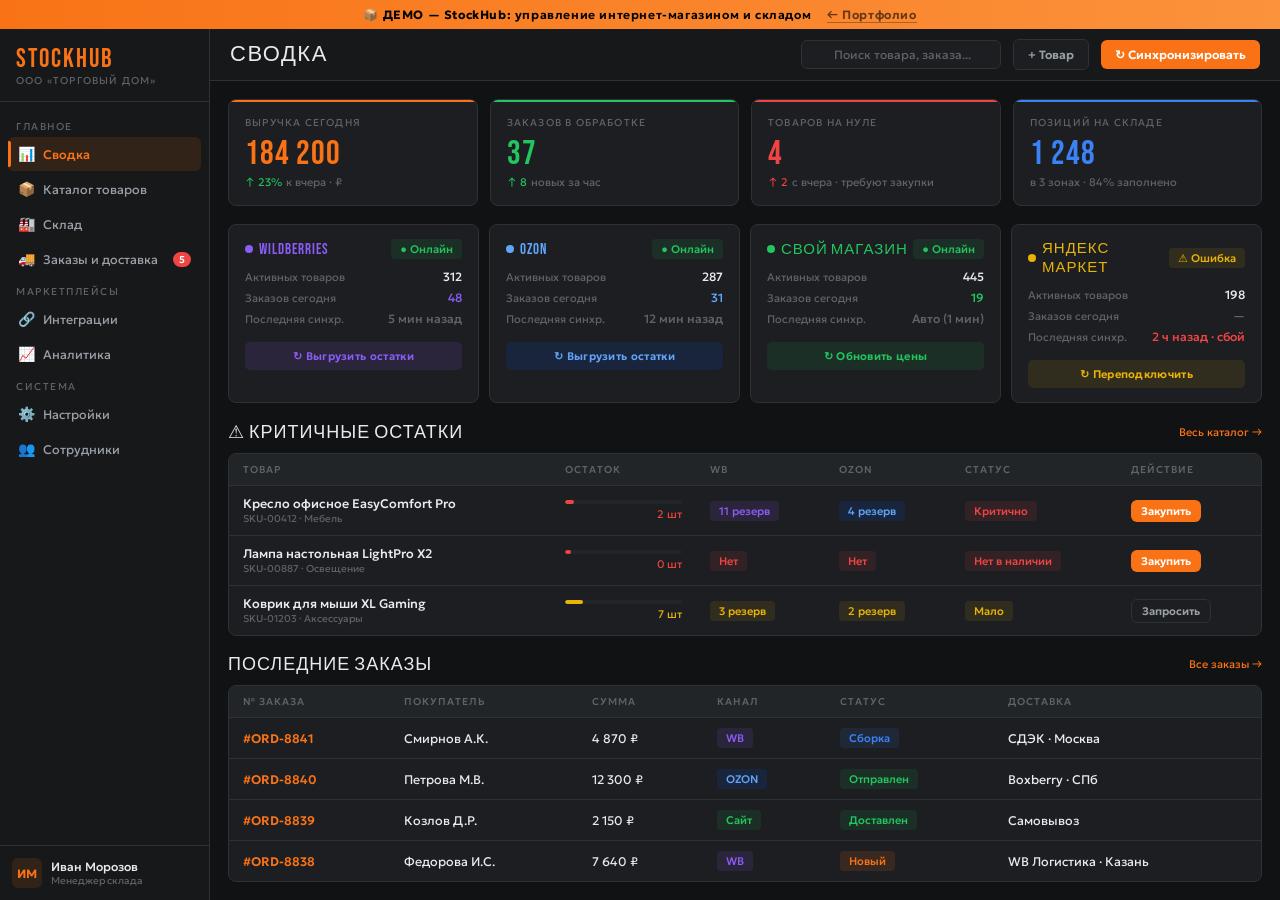
<file: shop-demo.html>
<!DOCTYPE html>
<html lang="ru">
<head>
<meta charset="UTF-8">
<meta name="viewport" content="width=device-width, initial-scale=1.0">
<title>StockHub — Управление магазином и складом</title>
<link rel="preconnect" href="https://fonts.googleapis.com">
<link href="https://fonts.googleapis.com/css2?family=Bebas+Neue&family=Geologica:wght@300;400;500;600;700&display=swap" rel="stylesheet">
<link rel="stylesheet" href="css/shop_demo.css">
</head>
<body>

<div class="banner">
  📦 <strong>ДЕМО — StockHub:</strong> управление интернет-магазином и складом
  <a href="portfolio.html">← Портфолио</a>
</div>

<div class="app">

<!-- SIDEBAR -->
<aside class="sidebar">
  <div class="sidebar-logo">
    <div class="logo-text">StockHub</div>
    <div class="logo-sub">ООО «Торговый дом»</div>
  </div>
  <nav class="sidebar-nav">
    <div class="nav-section">Главное</div>
    <div class="nav-item active" onclick="switchTab('dashboard',this)">
      <span class="nav-icon">📊</span> Сводка
    </div>
    <div class="nav-item" onclick="switchTab('catalog',this)">
      <span class="nav-icon">📦</span> Каталог товаров
    </div>
    <div class="nav-item" onclick="switchTab('warehouse',this)">
      <span class="nav-icon">🏭</span> Склад
    </div>
    <div class="nav-item" onclick="switchTab('orders',this)">
      <span class="nav-icon">🚚</span> Заказы и доставка
      <span class="nav-badge">5</span>
    </div>
    <div class="nav-section">Маркетплейсы</div>
    <div class="nav-item" onclick="switchTab('marketplaces',this)">
      <span class="nav-icon">🔗</span> Интеграции
    </div>
    <div class="nav-item" onclick="switchTab('analytics',this)">
      <span class="nav-icon">📈</span> Аналитика
    </div>
    <div class="nav-section">Система</div>
    <div class="nav-item" onclick="showToast('⚙️ Настройки — в полной версии')">
      <span class="nav-icon">⚙️</span> Настройки
    </div>
    <div class="nav-item" onclick="showToast('👥 Сотрудники — в полной версии')">
      <span class="nav-icon">👥</span> Сотрудники
    </div>
  </nav>
  <div class="sidebar-bottom">
    <div class="user-av">ИМ</div>
    <div>
      <div class="user-name">Иван Морозов</div>
      <div class="user-role">Менеджер склада</div>
    </div>
  </div>
</aside>

<!-- MAIN -->
<div class="main">
  <div class="topbar">
    <div class="topbar-title" id="topbar-title">СВОДКА</div>
    <div class="search-wrap">
      <input class="search-input" type="text" placeholder="Поиск товара, заказа..." oninput="searchCatalog(this.value)">
    </div>
    <button class="tb-btn ghost" onclick="openNewProduct()">+ Товар</button>
    <button class="tb-btn" onclick="showToast('🔄 Синхронизация запущена...',true)">↻ Синхронизировать</button>
  </div>

  <div class="content">

    <!-- DASHBOARD -->
    <div class="tab-panel active" id="tab-dashboard">
      <div class="kpi-row">
        <div class="kpi" style="--kpi-color:var(--accent)">
          <div class="kpi-label">Выручка сегодня</div>
          <div class="kpi-val">184 200</div>
          <div class="kpi-sub"><span class="delta-up">↑ 23%</span> к вчера · ₽</div>
        </div>
        <div class="kpi" style="--kpi-color:var(--green)">
          <div class="kpi-label">Заказов в обработке</div>
          <div class="kpi-val">37</div>
          <div class="kpi-sub"><span class="delta-up">↑ 8</span> новых за час</div>
        </div>
        <div class="kpi" style="--kpi-color:var(--red)">
          <div class="kpi-label">Товаров на нуле</div>
          <div class="kpi-val">4</div>
          <div class="kpi-sub"><span class="delta-dn">↑ 2</span> с вчера · требуют закупки</div>
        </div>
        <div class="kpi" style="--kpi-color:var(--blue)">
          <div class="kpi-label">Позиций на складе</div>
          <div class="kpi-val">1 248</div>
          <div class="kpi-sub">в 3 зонах · 84% заполнено</div>
        </div>
      </div>

      <!-- Маркетплейсы мини -->
      <div class="mp-row">
        <div class="mp-card">
          <div class="mp-header">
            <div class="mp-logo" style="color:var(--wb)"><div class="mp-dot" style="background:var(--wb)"></div>WILDBERRIES</div>
            <span class="badge badge-green">● Онлайн</span>
          </div>
          <div class="mp-stat"><span class="mp-stat-label">Активных товаров</span><span class="mp-stat-val">312</span></div>
          <div class="mp-stat"><span class="mp-stat-label">Заказов сегодня</span><span class="mp-stat-val" style="color:var(--wb)">48</span></div>
          <div class="mp-stat"><span class="mp-stat-label">Последняя синхр.</span><span class="mp-stat-val" style="color:var(--text3)">5 мин назад</span></div>
          <button class="sync-btn" style="background:var(--wb-dim);color:var(--wb)" onclick="doSync(this,'WB')">↻ Выгрузить остатки</button>
        </div>
        <div class="mp-card">
          <div class="mp-header">
            <div class="mp-logo" style="color:#60a5fa"><div class="mp-dot" style="background:#60a5fa"></div>OZON</div>
            <span class="badge badge-green">● Онлайн</span>
          </div>
          <div class="mp-stat"><span class="mp-stat-label">Активных товаров</span><span class="mp-stat-val">287</span></div>
          <div class="mp-stat"><span class="mp-stat-label">Заказов сегодня</span><span class="mp-stat-val" style="color:#60a5fa">31</span></div>
          <div class="mp-stat"><span class="mp-stat-label">Последняя синхр.</span><span class="mp-stat-val" style="color:var(--text3)">12 мин назад</span></div>
          <button class="sync-btn" style="background:var(--oz-dim);color:#60a5fa" onclick="doSync(this,'OZON')">↻ Выгрузить остатки</button>
        </div>
        <div class="mp-card">
          <div class="mp-header">
            <div class="mp-logo" style="color:var(--green)"><div class="mp-dot" style="background:var(--green)"></div>СВОЙ МАГАЗИН</div>
            <span class="badge badge-green">● Онлайн</span>
          </div>
          <div class="mp-stat"><span class="mp-stat-label">Активных товаров</span><span class="mp-stat-val">445</span></div>
          <div class="mp-stat"><span class="mp-stat-label">Заказов сегодня</span><span class="mp-stat-val" style="color:var(--green)">19</span></div>
          <div class="mp-stat"><span class="mp-stat-label">Последняя синхр.</span><span class="mp-stat-val" style="color:var(--text3)">Авто (1 мин)</span></div>
          <button class="sync-btn" style="background:var(--green-dim);color:var(--green)" onclick="doSync(this,'Магазин')">↻ Обновить цены</button>
        </div>
        <div class="mp-card">
          <div class="mp-header">
            <div class="mp-logo" style="color:var(--yellow)"><div class="mp-dot" style="background:var(--yellow)"></div>ЯНДЕКС МАРКЕТ</div>
            <span class="badge badge-yellow">⚠ Ошибка</span>
          </div>
          <div class="mp-stat"><span class="mp-stat-label">Активных товаров</span><span class="mp-stat-val">198</span></div>
          <div class="mp-stat"><span class="mp-stat-label">Заказов сегодня</span><span class="mp-stat-val" style="color:var(--text3)">—</span></div>
          <div class="mp-stat"><span class="mp-stat-label">Последняя синхр.</span><span class="mp-stat-val" style="color:var(--red)">2 ч назад · сбой</span></div>
          <button class="sync-btn" style="background:var(--yellow-dim);color:var(--yellow)" onclick="doSync(this,'ЯМаркет')">↻ Переподключить</button>
        </div>
      </div>

      <!-- Критичные остатки -->
      <div class="sec">
        <div class="sec-head">
          <div class="sec-title">⚠ КРИТИЧНЫЕ ОСТАТКИ</div>
          <span class="sec-action" onclick="switchTab('catalog',document.querySelector('[onclick*=catalog]'))">Весь каталог →</span>
        </div>
        <div class="tbl-wrap">
          <table>
            <thead><tr><th>Товар</th><th>Остаток</th><th>WB</th><th>OZON</th><th>Статус</th><th>Действие</th></tr></thead>
            <tbody>
              <tr onclick="openProduct('Кресло офисное EasyComfort Pro')">
                <td><div class="prod-name">Кресло офисное EasyComfort Pro</div><div class="prod-sku">SKU-00412 · Мебель</div></td>
                <td><div class="stock-bar-wrap"><div class="stock-bar-bg"><div class="stock-bar-fill" style="width:8%;background:var(--red)"></div></div><div class="stock-num" style="color:var(--red)">2 шт</div></div></td>
                <td><span class="badge badge-wb">11 резерв</span></td>
                <td><span class="badge badge-oz">4 резерв</span></td>
                <td><span class="badge badge-red">Критично</span></td>
                <td><button class="tb-btn" style="padding:4px 10px;font-size:11px" onclick="event.stopPropagation();showToast('📋 Заявка на закупку создана')">Закупить</button></td>
              </tr>
              <tr onclick="openProduct('Лампа настольная LightPro X2')">
                <td><div class="prod-name">Лампа настольная LightPro X2</div><div class="prod-sku">SKU-00887 · Освещение</div></td>
                <td><div class="stock-bar-wrap"><div class="stock-bar-bg"><div class="stock-bar-fill" style="width:5%;background:var(--red)"></div></div><div class="stock-num" style="color:var(--red)">0 шт</div></div></td>
                <td><span class="badge badge-red">Нет</span></td>
                <td><span class="badge badge-red">Нет</span></td>
                <td><span class="badge badge-red">Нет в наличии</span></td>
                <td><button class="tb-btn" style="padding:4px 10px;font-size:11px" onclick="event.stopPropagation();showToast('📋 Заявка на закупку создана')">Закупить</button></td>
              </tr>
              <tr onclick="openProduct('Коврик для мыши XL Gaming')">
                <td><div class="prod-name">Коврик для мыши XL Gaming</div><div class="prod-sku">SKU-01203 · Аксессуары</div></td>
                <td><div class="stock-bar-wrap"><div class="stock-bar-bg"><div class="stock-bar-fill" style="width:15%;background:var(--yellow)"></div></div><div class="stock-num" style="color:var(--yellow)">7 шт</div></div></td>
                <td><span class="badge badge-yellow">3 резерв</span></td>
                <td><span class="badge badge-yellow">2 резерв</span></td>
                <td><span class="badge badge-yellow">Мало</span></td>
                <td><button class="tb-btn ghost" style="padding:4px 10px;font-size:11px" onclick="event.stopPropagation();showToast('📩 Поставщику отправлен запрос')">Запросить</button></td>
              </tr>
            </tbody>
          </table>
        </div>
      </div>

      <!-- Последние заказы -->
      <div class="sec">
        <div class="sec-head">
          <div class="sec-title">ПОСЛЕДНИЕ ЗАКАЗЫ</div>
          <span class="sec-action" onclick="switchTab('orders',document.querySelector('[onclick*=orders]'))">Все заказы →</span>
        </div>
        <div class="tbl-wrap">
          <table>
            <thead><tr><th>№ Заказа</th><th>Покупатель</th><th>Сумма</th><th>Канал</th><th>Статус</th><th>Доставка</th></tr></thead>
            <tbody>
              <tr onclick="showToast('📦 Заказ #ORD-8841 открыт')">
                <td><span style="color:var(--accent);font-weight:600">#ORD-8841</span></td>
                <td>Смирнов А.К.</td><td>4 870 ₽</td>
                <td><span class="badge badge-wb">WB</span></td>
                <td><span class="badge badge-blue">Сборка</span></td>
                <td>СДЭК · Москва</td>
              </tr>
              <tr onclick="showToast('📦 Заказ #ORD-8840 открыт')">
                <td><span style="color:var(--accent);font-weight:600">#ORD-8840</span></td>
                <td>Петрова М.В.</td><td>12 300 ₽</td>
                <td><span class="badge badge-oz">OZON</span></td>
                <td><span class="badge badge-green">Отправлен</span></td>
                <td>Boxberry · СПб</td>
              </tr>
              <tr onclick="showToast('📦 Заказ #ORD-8839 открыт')">
                <td><span style="color:var(--accent);font-weight:600">#ORD-8839</span></td>
                <td>Козлов Д.Р.</td><td>2 150 ₽</td>
                <td><span class="badge badge-green">Сайт</span></td>
                <td><span class="badge badge-green">Доставлен</span></td>
                <td>Самовывоз</td>
              </tr>
              <tr onclick="showToast('📦 Заказ #ORD-8838 открыт')">
                <td><span style="color:var(--accent);font-weight:600">#ORD-8838</span></td>
                <td>Федорова И.С.</td><td>7 640 ₽</td>
                <td><span class="badge badge-wb">WB</span></td>
                <td><span class="badge badge-orange">Новый</span></td>
                <td>WB Логистика · Казань</td>
              </tr>
            </tbody>
          </table>
        </div>
      </div>
    </div>

    <!-- CATALOG -->
    <div class="tab-panel" id="tab-catalog">
      <div style="display:flex;gap:8px;margin-bottom:14px;flex-wrap:wrap;align-items:center">
        <div class="tb-btn ghost" id="cat-filter-all" onclick="catFilter('all',this)" style="border-color:var(--accent);color:var(--accent);background:var(--accent-dim)">Все</div>
        <div class="tb-btn ghost" id="cat-filter-Мебель" onclick="catFilter('Мебель',this)">Мебель</div>
        <div class="tb-btn ghost" id="cat-filter-Освещение" onclick="catFilter('Освещение',this)">Освещение</div>
        <div class="tb-btn ghost" id="cat-filter-Аксессуары" onclick="catFilter('Аксессуары',this)">Аксессуары</div>
        <div class="tb-btn ghost" id="cat-filter-Электроника" onclick="catFilter('Электроника',this)">Электроника</div>
        <span style="margin-left:auto;font-size:11px;color:var(--text3)" id="cat-count">12 товаров</span>
      </div>
      <div class="tbl-wrap">
        <table>
          <thead><tr><th>Товар</th><th>Категория</th><th>Цена</th><th>Склад</th><th>WB</th><th>OZON</th><th>Статус</th></tr></thead>
          <tbody id="catalog-tbody"></tbody>
        </table>
      </div>
    </div>

    <!-- WAREHOUSE -->
    <div class="tab-panel" id="tab-warehouse">
      <div class="kpi-row" style="grid-template-columns:repeat(3,1fr)">
        <div class="kpi" style="--kpi-color:var(--blue)">
          <div class="kpi-label">Всего позиций</div>
          <div class="kpi-val">1 248</div>
          <div class="kpi-sub">в 3 зонах хранения</div>
        </div>
        <div class="kpi" style="--kpi-color:var(--yellow)">
          <div class="kpi-label">Ожидают приёмки</div>
          <div class="kpi-val">3</div>
          <div class="kpi-sub">поставки · 248 единиц</div>
        </div>
        <div class="kpi" style="--kpi-color:var(--green)">
          <div class="kpi-label">Заполненность</div>
          <div class="kpi-val">84%</div>
          <div class="kpi-sub">1 248 из 1 500 ячеек</div>
        </div>
      </div>
      <div class="warehouse-grid" id="warehouse-grid"></div>
      <div class="sec">
        <div class="sec-head"><div class="sec-title">ДВИЖЕНИЕ ТОВАРОВ</div></div>
        <div class="tbl-wrap">
          <table>
            <thead><tr><th>Время</th><th>Операция</th><th>Товар</th><th>Кол-во</th><th>Зона</th><th>Сотрудник</th></tr></thead>
            <tbody>
              <tr><td style="color:var(--text3)">13:42</td><td><span class="badge badge-green">Приход</span></td><td>Кресло EasyComfort Pro</td><td style="color:var(--green)">+50</td><td>A-3</td><td>Дмитриев</td></tr>
              <tr><td style="color:var(--text3)">13:15</td><td><span class="badge badge-orange">Расход</span></td><td>Лампа LightPro X2</td><td style="color:var(--red)">−12</td><td>B-1</td><td>Сидоров</td></tr>
              <tr><td style="color:var(--text3)">12:58</td><td><span class="badge badge-blue">Перемещение</span></td><td>Коврик XL Gaming</td><td>20</td><td>C-2 → A-1</td><td>Волков</td></tr>
              <tr><td style="color:var(--text3)">12:30</td><td><span class="badge badge-orange">Расход</span></td><td>Монитор UltraView 27"</td><td style="color:var(--red)">−3</td><td>B-2</td><td>Дмитриев</td></tr>
              <tr><td style="color:var(--text3)">11:47</td><td><span class="badge badge-green">Приход</span></td><td>Клавиатура MechType Pro</td><td style="color:var(--green)">+100</td><td>C-1</td><td>Сидоров</td></tr>
            </tbody>
          </table>
        </div>
      </div>
    </div>

    <!-- ORDERS & DELIVERY -->
    <div class="tab-panel" id="tab-orders">
      <div class="kpi-row">
        <div class="kpi" style="--kpi-color:var(--orange,#f97316)">
          <div class="kpi-label">Новых заказов</div>
          <div class="kpi-val" style="color:var(--accent)">12</div>
          <div class="kpi-sub">ожидают сборки</div>
        </div>
        <div class="kpi" style="--kpi-color:var(--blue)">
          <div class="kpi-label">В пути</div>
          <div class="kpi-val" style="color:var(--blue)">23</div>
          <div class="kpi-sub">СДЭК · Boxberry · WB</div>
        </div>
        <div class="kpi" style="--kpi-color:var(--green)">
          <div class="kpi-label">Доставлено сегодня</div>
          <div class="kpi-val" style="color:var(--green)">31</div>
          <div class="kpi-sub"><span class="delta-up">↑ 6</span> к вчера</div>
        </div>
        <div class="kpi" style="--kpi-color:var(--red)">
          <div class="kpi-label">Возвраты</div>
          <div class="kpi-val" style="color:var(--red)">2</div>
          <div class="kpi-sub">на рассмотрении</div>
        </div>
      </div>
      <div class="delivery-grid">
        <div class="delivery-card">
          <div class="delivery-head">
            <div class="delivery-title">🚚 СДЭК</div>
            <span class="badge badge-green">Подключён</span>
          </div>
          <div id="sdek-orders"></div>
        </div>
        <div class="delivery-card">
          <div class="delivery-head">
            <div class="delivery-title">📫 BOXBERRY</div>
            <span class="badge badge-green">Подключён</span>
          </div>
          <div id="boxberry-orders"></div>
        </div>
      </div>
      <div class="sec">
        <div class="sec-head"><div class="sec-title">ВСЕ ЗАКАЗЫ</div>
          <div style="display:flex;gap:6px">
            <button class="tb-btn ghost" style="padding:5px 10px;font-size:11px" onclick="showToast('📥 Экспорт в Excel...')">Экспорт</button>
            <button class="tb-btn" style="padding:5px 10px;font-size:11px" onclick="showToast('🖨 Печать накладных...')">Печать накладных</button>
          </div>
        </div>
        <div class="tbl-wrap">
          <table>
            <thead><tr><th>№</th><th>Покупатель</th><th>Товары</th><th>Сумма</th><th>Канал</th><th>Доставка</th><th>Статус</th></tr></thead>
            <tbody id="all-orders-tbody"></tbody>
          </table>
        </div>
      </div>
    </div>

    <!-- MARKETPLACES -->
    <div class="tab-panel" id="tab-marketplaces">
      <div class="mp-row" style="margin-bottom:18px">
        <div class="mp-card" style="flex:1.2">
          <div class="mp-header">
            <div class="mp-logo" style="color:var(--wb);font-size:18px"><div class="mp-dot" style="background:var(--wb)"></div>WILDBERRIES API</div>
            <span class="badge badge-green">● Активно</span>
          </div>
          <div class="mp-stat"><span class="mp-stat-label">API-ключ</span><span class="mp-stat-val" style="font-family:monospace;color:var(--text3)">wb_••••••••••••9f2a</span></div>
          <div class="mp-stat"><span class="mp-stat-label">FBO товаров</span><span class="mp-stat-val">218</span></div>
          <div class="mp-stat"><span class="mp-stat-label">FBS товаров</span><span class="mp-stat-val">94</span></div>
          <div class="mp-stat"><span class="mp-stat-label">Автосинхр. остатков</span><span class="mp-stat-val" style="color:var(--green)">Каждые 15 мин</span></div>
          <div class="mp-stat"><span class="mp-stat-label">Автовыгрузка цен</span><span class="mp-stat-val" style="color:var(--green)">При изменении</span></div>
          <button class="sync-btn" style="background:var(--wb-dim);color:var(--wb);margin-top:10px" onclick="doSync(this,'WB полный')">↻ Полная синхронизация</button>
        </div>
        <div class="mp-card" style="flex:1.2">
          <div class="mp-header">
            <div class="mp-logo" style="color:#60a5fa;font-size:18px"><div class="mp-dot" style="background:#60a5fa"></div>OZON SELLER API</div>
            <span class="badge badge-green">● Активно</span>
          </div>
          <div class="mp-stat"><span class="mp-stat-label">Client ID</span><span class="mp-stat-val" style="font-family:monospace;color:var(--text3)">4471••••</span></div>
          <div class="mp-stat"><span class="mp-stat-label">FBO товаров</span><span class="mp-stat-val">180</span></div>
          <div class="mp-stat"><span class="mp-stat-label">FBS товаров</span><span class="mp-stat-val">107</span></div>
          <div class="mp-stat"><span class="mp-stat-label">Автосинхр. остатков</span><span class="mp-stat-val" style="color:var(--green)">Каждые 10 мин</span></div>
          <div class="mp-stat"><span class="mp-stat-label">Автовыгрузка цен</span><span class="mp-stat-val" style="color:var(--green)">При изменении</span></div>
          <button class="sync-btn" style="background:var(--oz-dim);color:#60a5fa;margin-top:10px" onclick="doSync(this,'OZON полный')">↻ Полная синхронизация</button>
        </div>
        <div class="mp-card">
          <div class="mp-header">
            <div class="mp-logo" style="color:var(--yellow);font-size:18px"><div class="mp-dot" style="background:var(--yellow)"></div>ЯНДЕКС МАРКЕТ</div>
            <span class="badge badge-red">● Ошибка</span>
          </div>
          <div class="mp-stat"><span class="mp-stat-label">Campaign ID</span><span class="mp-stat-val" style="font-family:monospace;color:var(--text3)">8820••••</span></div>
          <div class="mp-stat"><span class="mp-stat-label">Ошибка</span><span class="mp-stat-val" style="color:var(--red)">Token expired</span></div>
          <div class="mp-stat"><span class="mp-stat-label">Последний успех</span><span class="mp-stat-val" style="color:var(--text3)">2 ч назад</span></div>
          <button class="sync-btn" style="background:var(--yellow-dim);color:var(--yellow);margin-top:10px" onclick="doSync(this,'ЯМаркет')">↻ Обновить токен</button>
        </div>
      </div>

      <div class="sec">
        <div class="sec-head"><div class="sec-title">РАСХОЖДЕНИЯ ОСТАТКОВ</div></div>
        <div class="tbl-wrap">
          <table>
            <thead><tr><th>Товар</th><th>Склад</th><th>WB</th><th>OZON</th><th>Расхождение</th><th>Действие</th></tr></thead>
            <tbody>
              <tr>
                <td><div class="prod-name">Кресло офисное EasyComfort Pro</div><div class="prod-sku">SKU-00412</div></td>
                <td>2</td><td style="color:var(--wb)">11</td><td style="color:#60a5fa">4</td>
                <td><span class="badge badge-red">WB: −9 · OZON: −2</span></td>
                <td><button class="tb-btn" style="padding:4px 10px;font-size:11px" onclick="showToast('✅ Остатки синхронизированы')">Исправить</button></td>
              </tr>
              <tr>
                <td><div class="prod-name">Монитор UltraView 27"</div><div class="prod-sku">SKU-02201</div></td>
                <td>15</td><td style="color:var(--wb)">12</td><td style="color:#60a5fa">15</td>
                <td><span class="badge badge-yellow">WB: −3</span></td>
                <td><button class="tb-btn ghost" style="padding:4px 10px;font-size:11px" onclick="showToast('✅ WB обновлён')">Исправить</button></td>
              </tr>
              <tr>
                <td><div class="prod-name">Клавиатура MechType Pro</div><div class="prod-sku">SKU-01874</div></td>
                <td>100</td><td style="color:var(--wb)">100</td><td style="color:#60a5fa">97</td>
                <td><span class="badge badge-yellow">OZON: −3</span></td>
                <td><button class="tb-btn ghost" style="padding:4px 10px;font-size:11px" onclick="showToast('✅ OZON обновлён')">Исправить</button></td>
              </tr>
            </tbody>
          </table>
        </div>
      </div>
    </div>

    <!-- ANALYTICS -->
    <div class="tab-panel" id="tab-analytics">
      <div class="analytics-top">
        <div class="channel-bar" style="grid-column:span 1">
          <div class="ch-title">Выручка по каналам — март</div>
          <div class="ch-item">
            <div class="ch-icon" style="background:var(--wb-dim);color:var(--wb)">WB</div>
            <div class="ch-info">
              <div class="ch-name">Wildberries</div>
              <div class="ch-bar-bg"><div class="ch-bar-fill" style="width:62%;background:var(--wb)"></div></div>
            </div>
            <div class="ch-val" style="color:var(--wb)">782к</div>
          </div>
          <div class="ch-item">
            <div class="ch-icon" style="background:var(--oz-dim);color:#60a5fa">OZ</div>
            <div class="ch-info">
              <div class="ch-name">OZON</div>
              <div class="ch-bar-bg"><div class="ch-bar-fill" style="width:41%;background:#60a5fa"></div></div>
            </div>
            <div class="ch-val" style="color:#60a5fa">521к</div>
          </div>
          <div class="ch-item">
            <div class="ch-icon" style="background:var(--green-dim);color:var(--green)">🛒</div>
            <div class="ch-info">
              <div class="ch-name">Свой сайт</div>
              <div class="ch-bar-bg"><div class="ch-bar-fill" style="width:25%;background:var(--green)"></div></div>
            </div>
            <div class="ch-val" style="color:var(--green)">314к</div>
          </div>
          <div class="ch-item">
            <div class="ch-icon" style="background:var(--yellow-dim);color:var(--yellow)">ЯМ</div>
            <div class="ch-info">
              <div class="ch-name">Яндекс Маркет</div>
              <div class="ch-bar-bg"><div class="ch-bar-fill" style="width:10%;background:var(--yellow)"></div></div>
            </div>
            <div class="ch-val" style="color:var(--yellow)">131к</div>
          </div>
        </div>
        <div class="kpi" style="--kpi-color:var(--accent)">
          <div class="kpi-label">Выручка март</div>
          <div class="kpi-val">1 748 000 ₽</div>
          <div class="kpi-sub"><span class="delta-up">↑ 31%</span> к февралю</div>
        </div>
        <div style="display:flex;flex-direction:column;gap:12px">
          <div class="kpi" style="--kpi-color:var(--green);padding:12px 14px">
            <div class="kpi-label">Заказов за месяц</div>
            <div class="kpi-val" style="font-size:26px">2 341</div>
            <div class="kpi-sub"><span class="delta-up">↑ 18%</span></div>
          </div>
          <div class="kpi" style="--kpi-color:var(--blue);padding:12px 14px">
            <div class="kpi-label">Средний чек</div>
            <div class="kpi-val" style="font-size:26px">1 872 ₽</div>
            <div class="kpi-sub"><span class="delta-up">↑ 4%</span></div>
          </div>
          <div class="kpi" style="--kpi-color:var(--purple,#a855f7);padding:12px 14px">
            <div class="kpi-label">Возвраты</div>
            <div class="kpi-val" style="font-size:26px;color:var(--text3)">2.1%</div>
            <div class="kpi-sub"><span class="delta-up">↓ 0.4%</span></div>
          </div>
        </div>
      </div>

      <div class="revenue-chart">
        <div class="sec-head">
          <div class="sec-title">ДИНАМИКА ВЫРУЧКИ</div>
          <div style="display:flex;gap:4px">
            <div class="tb-btn ghost" style="padding:4px 10px;font-size:11px;border-color:var(--accent);color:var(--accent);background:var(--accent-dim)">Неделя</div>
            <div class="tb-btn ghost" style="padding:4px 10px;font-size:11px" onclick="showToast('📊 Месяц — в полной версии')">Месяц</div>
          </div>
        </div>
        <div class="rev-bars" id="rev-bars"></div>
      </div>

      <div class="analytics-bottom">
        <div class="top-products">
          <div class="tp-head">ТОП ТОВАРОВ ПО ВЫРУЧКЕ</div>
          <div id="top-products-list"></div>
        </div>
        <div class="categories-chart">
          <div class="tp-head" style="padding:12px 16px;border-bottom:1px solid var(--border);font-family:'Bebas Neue',sans-serif;font-size:16px;letter-spacing:1px">КАТЕГОРИИ</div>
          <div style="padding:16px" id="categories-list"></div>
        </div>
      </div>
    </div>

  </div><!-- /content -->
</div><!-- /main -->
</div><!-- /app -->

<!-- PRODUCT MODAL -->
<div class="modal-overlay" id="product-modal" onclick="if(event.target===this)closeProduct()">
  <div class="modal">
    <div class="modal-hdr">
      <div>
        <div class="modal-title" id="pm-title">—</div>
        <div class="modal-sub" id="pm-sku">—</div>
      </div>
      <div class="modal-x" onclick="closeProduct()">✕</div>
    </div>
    <div class="modal-body">
      <div class="modal-section">
        <div class="modal-section-title">Основное</div>
        <div class="modal-grid">
          <div class="mf"><label>Цена продажи</label><div class="mf-val accent" id="pm-price">—</div></div>
          <div class="mf"><label>Закупочная цена</label><div class="mf-val" id="pm-cost">—</div></div>
          <div class="mf"><label>На складе</label><div class="mf-val green" id="pm-stock">—</div></div>
          <div class="mf"><label>Категория</label><div class="mf-val" id="pm-cat">—</div></div>
        </div>
      </div>
      <div class="modal-section">
        <div class="modal-section-title">Статус на маркетплейсах</div>
        <div id="pm-mp-list"></div>
      </div>
    </div>
    <div class="modal-ftr">
      <button class="btn-ghost" onclick="closeProduct()">Закрыть</button>
      <button class="btn-solid" onclick="showToast('✏️ Редактирование — в полной версии');closeProduct()">Редактировать</button>
      <button class="btn-solid" style="background:var(--wb)" onclick="doSync(null,'WB');closeProduct()">↻ Выгрузить на WB</button>
    </div>
  </div>
</div>

<!-- NEW PRODUCT MODAL -->
<div class="modal-overlay" id="new-product-modal" onclick="if(event.target===this)closeNewProduct()">
  <div class="modal">
    <div class="modal-hdr">
      <div><div class="modal-title">НОВЫЙ ТОВАР</div><div class="modal-sub">Добавление в каталог</div></div>
      <div class="modal-x" onclick="closeNewProduct()">✕</div>
    </div>
    <div class="modal-body">
      <div class="f-row">
        <div class="f-group"><label class="f-label">Название</label><input class="f-input" placeholder="Кресло офисное..."></div>
        <div class="f-group"><label class="f-label">Артикул (SKU)</label><input class="f-input" placeholder="SKU-00000"></div>
      </div>
      <div class="f-row">
        <div class="f-group"><label class="f-label">Категория</label>
          <select class="f-select"><option>Мебель</option><option>Освещение</option><option>Аксессуары</option><option>Электроника</option></select>
        </div>
        <div class="f-group"><label class="f-label">Единица измерения</label>
          <select class="f-select"><option>шт</option><option>уп</option><option>кг</option></select>
        </div>
      </div>
      <div class="f-row">
        <div class="f-group"><label class="f-label">Цена продажи, ₽</label><input class="f-input" type="number" placeholder="0"></div>
        <div class="f-group"><label class="f-label">Закупочная цена, ₽</label><input class="f-input" type="number" placeholder="0"></div>
      </div>
      <div class="f-group"><label class="f-label">Начальный остаток</label><input class="f-input" type="number" placeholder="0"></div>
      <div class="f-group">
        <label class="f-label">Выгружать на маркетплейсы</label>
        <div style="display:flex;gap:8px;margin-top:4px">
          <label style="display:flex;align-items:center;gap:6px;font-size:12px;cursor:pointer"><input type="checkbox" checked> Wildberries</label>
          <label style="display:flex;align-items:center;gap:6px;font-size:12px;cursor:pointer"><input type="checkbox" checked> OZON</label>
          <label style="display:flex;align-items:center;gap=6px;font-size:12px;cursor:pointer"><input type="checkbox"> Яндекс Маркет</label>
        </div>
      </div>
    </div>
    <div class="modal-ftr">
      <button class="btn-ghost" onclick="closeNewProduct()">Отмена</button>
      <button class="btn-solid" onclick="saveNewProduct()">✓ Добавить товар</button>
    </div>
  </div>
</div>

<div class="toast" id="toast">
  <span id="toast-msg">Готово</span>
</div>
<script type="text/javascript" src="js/shop_demo.js"></script>
</body>
</html>
</file>
<file: css/portfolio.css>
*, *::before, *::after { box-sizing: border-box; margin: 0; padding: 0; }

  :root {
    --bg: #0a0a0f;
    --bg2: #111118;
    --surface: #16161f;
    --border: #2a2a3a;
    --accent: #4fffb0;
    --accent2: #7c6dfa;
    --text: #e8e8f0;
    --muted: #6a6a8a;
    --card-bg: #13131c;
  }

  html { scroll-behavior: smooth; }

  body {
    background: var(--bg);
    color: var(--text);
    font-family: 'Inconsolata', monospace;
    font-size: 16px;
    line-height: 1.6;
    overflow-x: hidden;
  }

  /* ── NOISE OVERLAY ── */
  body::before {
    content: '';
    position: fixed;
    inset: 0;
    background-image: url("data:image/svg+xml,%3Csvg viewBox='0 0 256 256' xmlns='http://www.w3.org/2000/svg'%3E%3Cfilter id='noise'%3E%3CfeTurbulence type='fractalNoise' baseFrequency='0.9' numOctaves='4' stitchTiles='stitch'/%3E%3C/filter%3E%3Crect width='100%25' height='100%25' filter='url(%23noise)' opacity='0.04'/%3E%3C/svg%3E");
    pointer-events: none;
    z-index: 1000;
    opacity: 0.4;
  }

  /* ── NAV ── */
  nav {
    position: fixed;
    top: 0; left: 0; right: 0;
    z-index: 100;
    padding: 20px 60px;
    display: flex;
    align-items: center;
    justify-content: space-between;
    border-bottom: 1px solid transparent;
    transition: border-color 0.3s, background 0.3s;
  }
  nav.scrolled {
    background: rgba(10,10,15,0.92);
    backdrop-filter: blur(12px);
    border-color: var(--border);
  }
  .logo {
    font-family: 'Syne', sans-serif;
    font-weight: 800;
    font-size: 22px;
    color: var(--text);
    letter-spacing: -0.5px;
  }
  .logo span { color: var(--accent); }
  .nav-links { display: flex; gap: 36px; list-style: none; }
  .nav-links a {
    color: var(--muted);
    text-decoration: none;
    font-size: 14px;
    letter-spacing: 0.05em;
    text-transform: uppercase;
    transition: color 0.2s;
  }
  .nav-links a:hover { color: var(--accent); }
  .nav-cta {
    background: var(--accent);
    color: #000;
    padding: 10px 22px;
    font-family: 'Syne', sans-serif;
    font-weight: 700;
    font-size: 13px;
    letter-spacing: 0.05em;
    text-transform: uppercase;
    text-decoration: none;
    transition: opacity 0.2s, transform 0.2s;
  }

.project-info a {
    text-decoration: none;
    color: inherit;
    display: block;
    }

  .nav-cta:hover { opacity: 0.85; transform: translateY(-1px); }

  /* ── HERO ── */
  .hero {
    min-height: 100vh;
    display: flex;
    align-items: center;
    padding: 120px 60px 80px;
    position: relative;
    overflow: hidden;
  }
  .hero-grid-bg {
    position: absolute;
    inset: 0;
    background-image:
      linear-gradient(var(--border) 1px, transparent 1px),
      linear-gradient(90deg, var(--border) 1px, transparent 1px);
    background-size: 60px 60px;
    opacity: 0.3;
    mask-image: radial-gradient(ellipse 80% 60% at 50% 50%, black 20%, transparent 80%);
  }
  .hero-glow {
    position: absolute;
    width: 600px; height: 600px;
    border-radius: 50%;
    background: radial-gradient(circle, rgba(79,255,176,0.08) 0%, transparent 70%);
    top: 50%; left: 55%;
    transform: translate(-50%, -50%);
    pointer-events: none;
  }
  .hero-glow2 {
    position: absolute;
    width: 400px; height: 400px;
    border-radius: 50%;
    background: radial-gradient(circle, rgba(124,109,250,0.07) 0%, transparent 70%);
    top: 30%; left: 30%;
    transform: translate(-50%, -50%);
    pointer-events: none;
  }
  .hero-content { position: relative; z-index: 2; max-width: 820px; }
  .hero-badge {
    display: inline-flex;
    align-items: center;
    gap: 8px;
    border: 1px solid var(--border);
    padding: 6px 16px;
    font-size: 13px;
    color: var(--accent);
    margin-bottom: 32px;
    animation: fadeDown 0.6s ease both;
  }
  .hero-badge::before {
    content: '';
    width: 6px; height: 6px;
    border-radius: 50%;
    background: var(--accent);
    animation: pulse 2s infinite;
  }
  @keyframes pulse {
    0%,100% { opacity: 1; }
    50% { opacity: 0.3; }
  }
  h1 {
    font-family: 'Syne', sans-serif;
    font-size: clamp(42px, 7vw, 84px);
    font-weight: 800;
    line-height: 1.0;
    letter-spacing: -2px;
    margin-bottom: 28px;
    animation: fadeDown 0.6s 0.1s ease both;
  }
  h1 em {
    font-style: normal;
    color: transparent;
    -webkit-text-stroke: 1px var(--accent);
  }
  .hero-sub {
    font-size: 18px;
    color: var(--muted);
    max-width: 520px;
    margin-bottom: 48px;
    line-height: 1.7;
    animation: fadeDown 0.6s 0.2s ease both;
  }
  .hero-actions {
    display: flex;
    gap: 16px;
    flex-wrap: wrap;
    animation: fadeDown 0.6s 0.3s ease both;
  }
  .btn-primary {
    background: var(--accent);
    color: #000;
    padding: 16px 36px;
    font-family: 'Syne', sans-serif;
    font-weight: 700;
    font-size: 15px;
    text-decoration: none;
    letter-spacing: 0.03em;
    transition: opacity 0.2s, transform 0.2s;
    display: inline-block;
  }
  .btn-primary:hover { opacity: 0.85; transform: translateY(-2px); }
  .btn-secondary {
    border: 1px solid var(--border);
    color: var(--text);
    padding: 16px 36px;
    font-family: 'Syne', sans-serif;
    font-weight: 600;
    font-size: 15px;
    text-decoration: none;
    transition: border-color 0.2s, color 0.2s;
    display: inline-block;
  }
  .btn-secondary:hover { border-color: var(--accent); color: var(--accent); }

  .hero-stats {
    display: flex;
    gap: 48px;
    margin-top: 72px;
    padding-top: 48px;
    border-top: 1px solid var(--border);
    animation: fadeDown 0.6s 0.4s ease both;
  }
  .stat-num {
    font-family: 'Syne', sans-serif;
    font-size: 36px;
    font-weight: 800;
    color: var(--accent);
    line-height: 1;
  }
  .stat-label { color: var(--muted); font-size: 13px; margin-top: 4px; }

  @keyframes fadeDown {
    from { opacity: 0; transform: translateY(-16px); }
    to { opacity: 1; transform: translateY(0); }
  }

  /* ── SECTIONS ── */
  section { padding: 100px 60px; }
  .section-tag {
    font-size: 12px;
    text-transform: uppercase;
    letter-spacing: 0.2em;
    color: var(--accent);
    margin-bottom: 16px;
  }
  h2 {
    font-family: 'Syne', sans-serif;
    font-size: clamp(32px, 4vw, 52px);
    font-weight: 800;
    letter-spacing: -1.5px;
    line-height: 1.1;
    margin-bottom: 16px;
  }
  .section-desc {
    color: var(--muted);
    max-width: 500px;
    font-size: 17px;
    margin-bottom: 64px;
  }

  /* ── SERVICES ── */
  .services { background: var(--bg2); }
  .services-grid {
    display: grid;
    grid-template-columns: repeat(3, 1fr);
    gap: 2px;
    background: var(--border);
  }
  .service-card {
    background: var(--card-bg);
    padding: 44px 40px;
    position: relative;
    overflow: hidden;
    transition: background 0.3s;
    cursor: default;
  }
  .service-card::after {
    content: '';
    position: absolute;
    bottom: 0; left: 0; right: 0;
    height: 2px;
    background: var(--accent);
    transform: scaleX(0);
    transform-origin: left;
    transition: transform 0.4s ease;
  }
  .service-card:hover { background: var(--surface); }
  .service-card:hover::after { transform: scaleX(1); }
  .service-icon {
    width: 48px; height: 48px;
    display: flex; align-items: center; justify-content: center;
    border: 1px solid var(--border);
    font-size: 22px;
    margin-bottom: 24px;
    transition: border-color 0.3s;
  }
  .service-card:hover .service-icon { border-color: var(--accent); }
  .service-card h3 {
    font-family: 'Syne', sans-serif;
    font-size: 20px;
    font-weight: 700;
    margin-bottom: 12px;
  }
  .service-card p { color: var(--muted); font-size: 15px; line-height: 1.65; }
  .service-num {
    position: absolute;
    top: 20px; right: 24px;
    font-family: 'Syne', sans-serif;
    font-size: 11px;
    color: var(--border);
    font-weight: 700;
    letter-spacing: 0.1em;
  }

  /* ── PORTFOLIO ── */
  .portfolio-grid {
    display: grid;
    grid-template-columns: repeat(2, 1fr);
    gap: 24px;
  }
  .project-card {
    background: var(--card-bg);
    border: 1px solid var(--border);
    overflow: hidden;
    transition: border-color 0.3s, transform 0.3s;
  }
  .project-card:hover { border-color: var(--accent2); transform: translateY(-4px); }
  .project-card.featured { grid-column: span 2; }
  .project-preview {
    height: 220px;
    position: relative;
    overflow: hidden;
    background: var(--surface);
    display: flex; align-items: center; justify-content: center;
  }
  .project-card.featured .project-preview { height: 320px; }
  .project-preview-inner {
    width: 100%; height: 100%;
    display: flex; align-items: center; justify-content: center;
    font-family: 'Syne', sans-serif;
    font-size: 11px;
    letter-spacing: 0.1em;
    text-transform: uppercase;
    color: var(--muted);
    position: relative;
  }
  /* Decorative mock UI inside cards */
  .mock-ui {
    position: absolute;
    inset: 16px;
    border: 1px solid var(--border);
    padding: 16px;
    overflow: hidden;
  }
  .mock-bar {
    height: 8px;
    border-radius: 2px;
    background: var(--border);
    margin-bottom: 10px;
  }
  .mock-bar.accent { background: var(--accent); opacity: 0.6; width: 40%; }
  .mock-bar.short { width: 60%; }
  .mock-bar.xshort { width: 30%; }
  .mock-row {
    display: flex; gap: 8px; margin-bottom: 10px;
  }
  .mock-block {
    flex: 1; height: 40px;
    background: var(--surface);
    border: 1px solid var(--border);
  }
  .mock-block.tall { height: 70px; }
  .mock-block.accent { background: rgba(79,255,176,0.08); border-color: var(--accent); flex: 0.5; }
  .mock-chart {
    display: flex; align-items: flex-end; gap: 6px;
    height: 60px; margin-top: 12px;
  }
  .mock-bar-v {
    flex: 1;
    background: var(--border);
    border-radius: 2px 2px 0 0;
    transition: height 0.3s;
  }
  .mock-bar-v:nth-child(3) { background: var(--accent); opacity: 0.7; }
  .project-info { padding: 28px 32px; }
  .project-tags {
    display: flex; gap: 8px; flex-wrap: wrap;
    margin-bottom: 14px;
  }
  .tag {
    font-size: 11px;
    text-transform: uppercase;
    letter-spacing: 0.1em;
    color: var(--accent2);
    border: 1px solid rgba(124,109,250,0.3);
    padding: 3px 10px;
  }
  .project-card h3 {
    font-family: 'Syne', sans-serif;
    font-size: 22px;
    font-weight: 700;
    margin-bottom: 8px;
  }
  .project-card p { color: var(--muted); font-size: 15px; }

  /* ── PROCESS ── */
  .process { background: var(--bg2); }
  .process-steps {
    display: grid;
    grid-template-columns: repeat(4, 1fr);
    gap: 0;
    border: 1px solid var(--border);
    margin-top: 16px;
  }
  .step {
    padding: 40px 36px;
    border-right: 1px solid var(--border);
    position: relative;
  }
  .step:last-child { border-right: none; }
  .step-num {
    font-family: 'Syne', sans-serif;
    font-size: 64px;
    font-weight: 800;
    color: var(--surface);
    line-height: 1;
    margin-bottom: 20px;
    -webkit-text-stroke: 1px var(--border);
  }
  .step h3 {
    font-family: 'Syne', sans-serif;
    font-size: 18px;
    font-weight: 700;
    margin-bottom: 10px;
  }
  .step p { color: var(--muted); font-size: 14px; line-height: 1.6; }

  /* ── SKILLS ── */
  .skills-wrap {
    display: flex;
    gap: 60px;
    align-items: flex-start;
  }
  .skills-left { flex: 1; }
  .skills-right { flex: 1; }
  .skill-group { margin-bottom: 36px; }
  .skill-group-title {
    font-size: 12px;
    text-transform: uppercase;
    letter-spacing: 0.15em;
    color: var(--muted);
    margin-bottom: 16px;
  }
  .skill-list { display: flex; flex-wrap: wrap; gap: 8px; }
  .skill-pill {
    border: 1px solid var(--border);
    padding: 6px 16px;
    font-size: 13px;
    color: var(--text);
    transition: border-color 0.2s, color 0.2s, background 0.2s;
    cursor: default;
  }
  .skill-pill:hover {
    border-color: var(--accent);
    color: var(--accent);
    background: rgba(79,255,176,0.05);
  }
  .terminal {
    background: #0d0d14;
    border: 1px solid var(--border);
    padding: 32px;
    font-size: 14px;
    line-height: 2;
  }
  .terminal-bar {
    display: flex; gap: 8px; margin-bottom: 20px;
  }
  .terminal-dot {
    width: 12px; height: 12px; border-radius: 50%;
  }
  .t-green { color: var(--accent); }
  .t-purple { color: var(--accent2); }
  .t-muted { color: var(--muted); }
  .t-cursor::after {
    content: '▋';
    animation: blink 1s step-end infinite;
    color: var(--accent);
  }
  @keyframes blink { 50% { opacity: 0; } }

  /* ── TESTIMONIALS ── */
  .testimonials { background: var(--bg2); }
  .reviews-grid {
    display: grid;
    grid-template-columns: repeat(3, 1fr);
    gap: 20px;
  }
  .review-card {
    background: var(--card-bg);
    border: 1px solid var(--border);
    padding: 32px;
    transition: border-color 0.3s;
  }
  .review-card:hover { border-color: var(--accent2); }
  .review-stars { color: var(--accent); font-size: 14px; margin-bottom: 16px; letter-spacing: 2px; }
  .review-text {
    color: var(--muted);
    font-size: 15px;
    line-height: 1.7;
    margin-bottom: 24px;
    font-style: italic;
  }
  .review-author { font-family: 'Syne', sans-serif; font-weight: 700; font-size: 15px; }
  .review-role { color: var(--muted); font-size: 13px; }

  /* ── CTA ── */
  .cta-section {
    text-align: center;
    padding: 120px 60px;
    position: relative;
    overflow: hidden;
  }
  .cta-bg {
    position: absolute;
    inset: 0;
    background: radial-gradient(ellipse 70% 60% at 50% 50%, rgba(79,255,176,0.04) 0%, transparent 70%);
  }
  .cta-section h2 { font-size: clamp(36px, 5vw, 64px); margin-bottom: 20px; }
  .cta-section p { color: var(--muted); font-size: 18px; margin-bottom: 48px; }
  .cta-contact {
    display: flex;
    align-items: center;
    justify-content: center;
    gap: 40px;
    margin-top: 56px;
    padding-top: 48px;
    border-top: 1px solid var(--border);
    flex-wrap: wrap;
  }
  .contact-item {
    display: flex; align-items: center; gap: 12px;
    color: var(--muted);
    font-size: 15px;
    text-decoration: none;
    transition: color 0.2s;
  }
  .contact-item:hover { color: var(--accent); }
  .contact-icon {
    width: 40px; height: 40px;
    border: 1px solid var(--border);
    display: flex; align-items: center; justify-content: center;
    font-size: 18px;
    transition: border-color 0.2s;
  }
  .contact-item:hover .contact-icon { border-color: var(--accent); }

  /* ── FOOTER ── */
  footer {
    border-top: 1px solid var(--border);
    padding: 32px 60px;
    display: flex;
    align-items: center;
    justify-content: space-between;
    color: var(--muted);
    font-size: 13px;
  }

  /* ── SCROLLBAR ── */
  ::-webkit-scrollbar { width: 4px; }
  ::-webkit-scrollbar-track { background: var(--bg); }
  ::-webkit-scrollbar-thumb { background: var(--border); }
  ::-webkit-scrollbar-thumb:hover { background: var(--accent); }

  /* ── RESPONSIVE ── */
  @media (max-width: 900px) {
    nav { padding: 16px 24px; }
    .nav-links { display: none; }
    section, .hero, .cta-section { padding: 80px 24px; }
    footer { padding: 24px; flex-direction: column; gap: 8px; text-align: center; }
    .services-grid, .portfolio-grid, .process-steps, .reviews-grid { grid-template-columns: 1fr; }
    .project-card.featured { grid-column: span 1; }
    h1 { letter-spacing: -1px; }
    .hero-stats { gap: 28px; }
    .skills-wrap { flex-direction: column; }
    .step { border-right: none; border-bottom: 1px solid var(--border); }
    .step:last-child { border-bottom: none; }
    .process-steps { grid-template-columns: repeat(2, 1fr); }
  }
</file>
<file: css/crm_demo.css>
*, *::before, *::after { box-sizing: border-box; margin: 0; padding: 0; }
:root {
  --bg: #f4f3ef;
  --bg2: #eeede8;
  --surface: #ffffff;
  --border: #dddbd3;
  --border2: #c9c7bc;
  --accent: #1a6b4a;
  --accent-light: #e8f4ef;
  --accent2: #c0392b;
  --accent2-light: #fdf0ef;
  --accent3: #1a4a6b;
  --accent3-light: #e8eff4;
  --text: #1a1a16;
  --text2: #4a4a42;
  --muted: #8a8a7a;
  --yellow: #d4a017;
  --yellow-light: #fdf8e8;
  --sidebar-w: 220px;
  --header-h: 60px;
}
html { font-size: 14px; }
body {
  background: var(--bg);
  color: var(--text);
  font-family: 'DM Mono', monospace;
  display: flex;
  flex-direction: column;
  height: 100vh;
  overflow: hidden;
}

/* ── DEMO BANNER ── */
.demo-banner {
  background: var(--accent);
  color: #fff;
  text-align: center;
  padding: 8px 16px;
  font-size: 12px;
  letter-spacing: 0.08em;
  flex-shrink: 0;
}
.demo-banner strong { font-weight: 500; }
.demo-banner a {
  color: rgba(255,255,255,0.7);
  text-decoration: none;
  margin-left: 16px;
  border-bottom: 1px solid rgba(255,255,255,0.4);
}
.demo-banner a:hover { color: #fff; }

/* ── LAYOUT ── */
.app { display: flex; flex: 1; overflow: hidden; }

/* ── SIDEBAR ── */
.sidebar {
  width: var(--sidebar-w);
  background: var(--surface);
  border-right: 1px solid var(--border);
  display: flex;
  flex-direction: column;
  flex-shrink: 0;
}
.sidebar-logo {
  padding: 20px 20px 16px;
  border-bottom: 1px solid var(--border);
}
.logo-mark {
  font-family: 'Fraunces', serif;
  font-size: 20px;
  font-weight: 700;
  color: var(--accent);
  line-height: 1;
}
.logo-sub {
  font-size: 10px;
  color: var(--muted);
  letter-spacing: 0.1em;
  text-transform: uppercase;
  margin-top: 2px;
}
.sidebar-nav { padding: 12px 10px; flex: 1; }
.nav-group-label {
  font-size: 10px;
  text-transform: uppercase;
  letter-spacing: 0.15em;
  color: var(--muted);
  padding: 8px 10px 4px;
}
.nav-item {
  display: flex;
  align-items: center;
  gap: 10px;
  padding: 9px 10px;
  border-radius: 6px;
  cursor: pointer;
  color: var(--text2);
  font-size: 13px;
  transition: background 0.15s, color 0.15s;
  margin-bottom: 1px;
  user-select: none;
}
.nav-item:hover { background: var(--bg); }
.nav-item.active { background: var(--accent-light); color: var(--accent); font-weight: 500; }
.nav-icon { width: 18px; text-align: center; font-size: 15px; }
.nav-badge {
  margin-left: auto;
  background: var(--accent2);
  color: #fff;
  font-size: 10px;
  padding: 1px 6px;
  border-radius: 10px;
  font-weight: 500;
}
.sidebar-user {
  padding: 14px 16px;
  border-top: 1px solid var(--border);
  display: flex;
  align-items: center;
  gap: 10px;
}
.user-avatar {
  width: 32px; height: 32px;
  border-radius: 50%;
  background: var(--accent-light);
  display: flex; align-items: center; justify-content: center;
  font-size: 14px;
  color: var(--accent);
  font-weight: 600;
  flex-shrink: 0;
}
.user-name { font-size: 12px; font-weight: 500; line-height: 1.3; }
.user-role { font-size: 10px; color: var(--muted); }

/* ── MAIN ── */
.main { flex: 1; display: flex; flex-direction: column; overflow: hidden; }

/* ── TOP BAR ── */
.topbar {
  height: var(--header-h);
  background: var(--surface);
  border-bottom: 1px solid var(--border);
  display: flex;
  align-items: center;
  padding: 0 24px;
  gap: 16px;
  flex-shrink: 0;
}
.topbar-title {
  font-family: 'Fraunces', serif;
  font-size: 18px;
  font-weight: 600;
  flex: 1;
}
.search-box {
  display: flex;
  align-items: center;
  gap: 8px;
  background: var(--bg);
  border: 1px solid var(--border);
  border-radius: 6px;
  padding: 6px 12px;
  width: 220px;
  font-family: 'DM Mono', monospace;
  font-size: 12px;
  color: var(--muted);
  cursor: text;
}
.search-box input {
  border: none;
  background: none;
  outline: none;
  font-family: 'DM Mono', monospace;
  font-size: 12px;
  color: var(--text);
  width: 100%;
}
.search-box input::placeholder { color: var(--muted); }
.topbar-btn {
  display: flex; align-items: center; gap: 6px;
  background: var(--accent);
  color: #fff;
  border: none;
  padding: 8px 16px;
  border-radius: 6px;
  font-family: 'DM Mono', monospace;
  font-size: 12px;
  cursor: pointer;
  transition: opacity 0.2s;
  white-space: nowrap;
}
.topbar-btn:hover { opacity: 0.88; }
.topbar-notif {
  width: 36px; height: 36px;
  border: 1px solid var(--border);
  border-radius: 6px;
  display: flex; align-items: center; justify-content: center;
  cursor: pointer;
  position: relative;
  font-size: 16px;
  transition: background 0.15s;
}
.topbar-notif:hover { background: var(--bg); }
.notif-dot {
  position: absolute;
  top: 6px; right: 6px;
  width: 7px; height: 7px;
  border-radius: 50%;
  background: var(--accent2);
  border: 2px solid var(--surface);
}

/* ── CONTENT ── */
.content { flex: 1; overflow-y: auto; padding: 24px; }
.tab-panel { display: none; }
.tab-panel.active { display: block; }

/* ── KPI CARDS ── */
.kpi-row {
  display: grid;
  grid-template-columns: repeat(4, 1fr);
  gap: 14px;
  margin-bottom: 24px;
}
.kpi-card {
  background: var(--surface);
  border: 1px solid var(--border);
  border-radius: 8px;
  padding: 18px 20px;
  transition: box-shadow 0.2s;
}
.kpi-card:hover { box-shadow: 0 4px 20px rgba(0,0,0,0.06); }
.kpi-label { font-size: 11px; text-transform: uppercase; letter-spacing: 0.1em; color: var(--muted); margin-bottom: 8px; }
.kpi-value {
  font-family: 'Fraunces', serif;
  font-size: 30px;
  font-weight: 700;
  line-height: 1;
  margin-bottom: 6px;
}
.kpi-value.green { color: var(--accent); }
.kpi-value.red { color: var(--accent2); }
.kpi-value.blue { color: var(--accent3); }
.kpi-delta {
  font-size: 11px;
  color: var(--muted);
  display: flex;
  align-items: center;
  gap: 4px;
}
.delta-up { color: var(--accent); }
.delta-down { color: var(--accent2); }

/* ── SECTION HEADER ── */
.sec-header {
  display: flex;
  align-items: center;
  justify-content: space-between;
  margin-bottom: 14px;
}
.sec-title {
  font-family: 'Fraunces', serif;
  font-size: 16px;
  font-weight: 600;
}
.sec-link {
  font-size: 12px;
  color: var(--accent);
  cursor: pointer;
  text-decoration: none;
  border-bottom: 1px solid transparent;
  transition: border-color 0.15s;
}
.sec-link:hover { border-color: var(--accent); }

/* ── TABLE ── */
.table-wrap {
  background: var(--surface);
  border: 1px solid var(--border);
  border-radius: 8px;
  overflow: hidden;
  margin-bottom: 24px;
}
table { width: 100%; border-collapse: collapse; }
thead { background: var(--bg2); }
th {
  text-align: left;
  padding: 10px 16px;
  font-size: 11px;
  text-transform: uppercase;
  letter-spacing: 0.1em;
  color: var(--muted);
  font-weight: 500;
  border-bottom: 1px solid var(--border);
  white-space: nowrap;
}
td {
  padding: 11px 16px;
  font-size: 13px;
  border-bottom: 1px solid var(--border);
  vertical-align: middle;
}
tr:last-child td { border-bottom: none; }
tbody tr { transition: background 0.12s; cursor: pointer; }
tbody tr:hover { background: var(--bg); }
.patient-name { font-weight: 500; }
.patient-id { font-size: 11px; color: var(--muted); }

/* ── BADGE ── */
.badge {
  display: inline-flex;
  align-items: center;
  padding: 3px 10px;
  border-radius: 20px;
  font-size: 11px;
  font-weight: 500;
  gap: 5px;
  white-space: nowrap;
}
.badge::before { content: ''; width: 5px; height: 5px; border-radius: 50%; }
.badge-green { background: var(--accent-light); color: var(--accent); }
.badge-green::before { background: var(--accent); }
.badge-red { background: var(--accent2-light); color: var(--accent2); }
.badge-red::before { background: var(--accent2); }
.badge-blue { background: var(--accent3-light); color: var(--accent3); }
.badge-blue::before { background: var(--accent3); }
.badge-yellow { background: var(--yellow-light); color: var(--yellow); }
.badge-yellow::before { background: var(--yellow); }
.badge-gray { background: var(--bg2); color: var(--muted); }
.badge-gray::before { background: var(--muted); }

/* ── BOTTOM ROW ── */
.bottom-row {
  display: grid;
  grid-template-columns: 1fr 1fr;
  gap: 14px;
}
.mini-card {
  background: var(--surface);
  border: 1px solid var(--border);
  border-radius: 8px;
  overflow: hidden;
}
.mini-card-header {
  padding: 14px 18px;
  border-bottom: 1px solid var(--border);
  display: flex;
  align-items: center;
  justify-content: space-between;
}
.mini-card-title { font-family: 'Fraunces', serif; font-size: 14px; font-weight: 600; }

/* ── CHART BARS ── */
.chart-area { padding: 16px 18px; }
.chart-bars {
  display: flex;
  align-items: flex-end;
  gap: 8px;
  height: 90px;
}
.chart-bar-wrap { flex: 1; display: flex; flex-direction: column; align-items: center; gap: 4px; }
.chart-bar {
  width: 100%;
  border-radius: 3px 3px 0 0;
  background: var(--accent-light);
  border: 1px solid rgba(26,107,74,0.2);
  position: relative;
  overflow: hidden;
  transition: background 0.2s;
  cursor: pointer;
}
.chart-bar:hover { background: var(--accent); }
.chart-bar.today { background: var(--accent); }
.chart-bar-label { font-size: 10px; color: var(--muted); text-align: center; }

/* ── APPOINTMENTS ── */
.appt-list { padding: 0 4px; }
.appt-item {
  display: flex;
  align-items: center;
  gap: 12px;
  padding: 10px 14px;
  border-bottom: 1px solid var(--border);
  cursor: pointer;
  transition: background 0.12s;
}
.appt-item:last-child { border-bottom: none; }
.appt-item:hover { background: var(--bg); }
.appt-time {
  font-size: 12px;
  font-weight: 500;
  color: var(--accent);
  min-width: 44px;
  font-family: 'Fraunces', serif;
}
.appt-info { flex: 1; min-width: 0; }
.appt-name { font-size: 13px; font-weight: 500; white-space: nowrap; overflow: hidden; text-overflow: ellipsis; }
.appt-doctor { font-size: 11px; color: var(--muted); }
.appt-dot {
  width: 8px; height: 8px; border-radius: 50%; flex-shrink: 0;
}

/* ── SCHEDULE VIEW ── */
.schedule-grid {
  display: grid;
  grid-template-columns: 80px repeat(5, 1fr);
  background: var(--surface);
  border: 1px solid var(--border);
  border-radius: 8px;
  overflow: hidden;
  margin-bottom: 24px;
}
.sched-header {
  padding: 12px 10px;
  text-align: center;
  font-size: 12px;
  font-weight: 500;
  background: var(--bg2);
  border-bottom: 1px solid var(--border);
  border-right: 1px solid var(--border);
}
.sched-header:last-child { border-right: none; }
.sched-header .date { font-family: 'Fraunces', serif; font-size: 22px; font-weight: 700; line-height: 1; }
.sched-header.today-col { background: var(--accent-light); color: var(--accent); }
.sched-time-cell {
  padding: 0 10px;
  font-size: 11px;
  color: var(--muted);
  border-right: 1px solid var(--border);
  border-bottom: 1px solid var(--border);
  display: flex;
  align-items: center;
  height: 52px;
}
.sched-cell {
  border-right: 1px solid var(--border);
  border-bottom: 1px solid var(--border);
  height: 52px;
  padding: 4px;
  position: relative;
}
.sched-cell:last-child { border-right: none; }
.sched-appt {
  height: 100%;
  border-radius: 4px;
  padding: 4px 8px;
  font-size: 11px;
  line-height: 1.3;
  cursor: pointer;
  transition: opacity 0.15s, transform 0.15s;
  overflow: hidden;
}
.sched-appt:hover { opacity: 0.85; transform: scale(0.98); }
.sched-appt .s-name { font-weight: 500; white-space: nowrap; overflow: hidden; text-overflow: ellipsis; }
.sched-appt .s-type { opacity: 0.75; white-space: nowrap; overflow: hidden; text-overflow: ellipsis; }
.sched-appt.green { background: var(--accent-light); color: var(--accent); border-left: 3px solid var(--accent); }
.sched-appt.blue { background: var(--accent3-light); color: var(--accent3); border-left: 3px solid var(--accent3); }
.sched-appt.red { background: var(--accent2-light); color: var(--accent2); border-left: 3px solid var(--accent2); }
.sched-appt.yellow { background: var(--yellow-light); color: var(--yellow); border-left: 3px solid var(--yellow); }
.sched-empty { height: 52px; border-right: 1px solid var(--border); border-bottom: 1px solid var(--border); }

/* ── ANALYTICS ── */
.analytics-kpi {
  display: grid;
  grid-template-columns: repeat(3, 1fr);
  gap: 14px;
  margin-bottom: 24px;
}
.chart-full {
  background: var(--surface);
  border: 1px solid var(--border);
  border-radius: 8px;
  margin-bottom: 24px;
  overflow: hidden;
}
.chart-full-header {
  padding: 16px 20px;
  border-bottom: 1px solid var(--border);
  display: flex;
  align-items: center;
  justify-content: space-between;
}
.chart-tabs {
  display: flex;
  gap: 4px;
  background: var(--bg2);
  border-radius: 6px;
  padding: 3px;
}
.chart-tab {
  font-size: 11px;
  padding: 4px 12px;
  border-radius: 4px;
  cursor: pointer;
  transition: background 0.15s, color 0.15s;
  color: var(--muted);
  user-select: none;
}
.chart-tab.active { background: var(--surface); color: var(--text); box-shadow: 0 1px 4px rgba(0,0,0,0.08); }
.chart-body { padding: 20px; }
.big-bars {
  display: flex;
  align-items: flex-end;
  gap: 12px;
  height: 160px;
  border-bottom: 1px solid var(--border);
  padding-bottom: 8px;
  margin-bottom: 8px;
}
.big-bar-wrap { flex: 1; display: flex; flex-direction: column; align-items: center; gap: 4px; }
.big-bar-val { font-size: 11px; color: var(--muted); margin-bottom: 4px; }
.big-bar {
  width: 100%;
  border-radius: 4px 4px 0 0;
  background: var(--accent-light);
  border: 1px solid rgba(26,107,74,0.15);
  cursor: pointer;
  transition: background 0.15s;
  position: relative;
}
.big-bar:hover, .big-bar.peak { background: var(--accent); }
.big-bar-label { font-size: 11px; color: var(--muted); }
.big-bar-label.current { color: var(--accent); font-weight: 500; }
.analytics-bottom {
  display: grid;
  grid-template-columns: 1fr 1fr;
  gap: 14px;
}
.doctors-list { background: var(--surface); border: 1px solid var(--border); border-radius: 8px; overflow: hidden; }
.doc-item {
  display: flex;
  align-items: center;
  gap: 12px;
  padding: 12px 16px;
  border-bottom: 1px solid var(--border);
  transition: background 0.12s;
}
.doc-item:last-child { border-bottom: none; }
.doc-item:hover { background: var(--bg); }
.doc-avatar {
  width: 34px; height: 34px;
  border-radius: 50%;
  display: flex; align-items: center; justify-content: center;
  font-size: 14px;
  font-weight: 600;
  flex-shrink: 0;
  font-family: 'Fraunces', serif;
}
.doc-info { flex: 1; }
.doc-name { font-size: 13px; font-weight: 500; }
.doc-spec { font-size: 11px; color: var(--muted); }
.doc-bar-wrap { width: 80px; }
.doc-bar-bg {
  height: 4px;
  background: var(--bg2);
  border-radius: 2px;
  overflow: hidden;
}
.doc-bar-fill {
  height: 100%;
  border-radius: 2px;
  background: var(--accent);
}
.doc-count { font-size: 11px; color: var(--muted); margin-top: 2px; text-align: right; }
.diagnoses-list { background: var(--surface); border: 1px solid var(--border); border-radius: 8px; overflow: hidden; }
.diag-item {
  display: flex;
  align-items: center;
  gap: 12px;
  padding: 12px 16px;
  border-bottom: 1px solid var(--border);
}
.diag-item:last-child { border-bottom: none; }
.diag-rank {
  font-family: 'Fraunces', serif;
  font-size: 16px;
  font-weight: 700;
  color: var(--border2);
  width: 20px;
  text-align: center;
}
.diag-info { flex: 1; }
.diag-name { font-size: 13px; }
.diag-code { font-size: 11px; color: var(--muted); }
.diag-pct {
  font-size: 12px;
  font-weight: 500;
  color: var(--accent);
}

/* ── PATIENTS PANEL ── */
.patients-toolbar {
  display: flex;
  align-items: center;
  gap: 10px;
  margin-bottom: 14px;
  flex-wrap: wrap;
}
.filter-pill {
  display: flex; align-items: center; gap: 6px;
  border: 1px solid var(--border);
  background: var(--surface);
  border-radius: 20px;
  padding: 5px 14px;
  font-size: 12px;
  cursor: pointer;
  transition: border-color 0.15s, background 0.15s;
  user-select: none;
}
.filter-pill:hover { border-color: var(--accent); }
.filter-pill.active { border-color: var(--accent); background: var(--accent-light); color: var(--accent); }
.patients-count { margin-left: auto; font-size: 12px; color: var(--muted); }

/* ── MODAL ── */
.modal-overlay {
  display: none;
  position: fixed;
  inset: 0;
  background: rgba(0,0,0,0.4);
  z-index: 200;
  align-items: center;
  justify-content: center;
  padding: 20px;
}
.modal-overlay.open { display: flex; }
.modal {
  background: var(--surface);
  border-radius: 10px;
  width: 100%;
  max-width: 560px;
  max-height: 85vh;
  overflow-y: auto;
  box-shadow: 0 20px 60px rgba(0,0,0,0.2);
  animation: modalIn 0.2s ease;
}
@keyframes modalIn {
  from { opacity: 0; transform: scale(0.95) translateY(-8px); }
  to { opacity: 1; transform: scale(1) translateY(0); }
}
.modal-header {
  padding: 20px 24px 16px;
  border-bottom: 1px solid var(--border);
  display: flex;
  align-items: flex-start;
  justify-content: space-between;
  gap: 12px;
}
.modal-title { font-family: 'Fraunces', serif; font-size: 20px; font-weight: 700; }
.modal-subtitle { font-size: 12px; color: var(--muted); margin-top: 2px; }
.modal-close {
  width: 30px; height: 30px;
  border: 1px solid var(--border);
  border-radius: 6px;
  display: flex; align-items: center; justify-content: center;
  cursor: pointer;
  font-size: 16px;
  flex-shrink: 0;
  transition: background 0.15s;
}
.modal-close:hover { background: var(--bg); }
.modal-body { padding: 20px 24px; }
.modal-section { margin-bottom: 20px; }
.modal-section-title {
  font-size: 11px;
  text-transform: uppercase;
  letter-spacing: 0.12em;
  color: var(--muted);
  margin-bottom: 12px;
}
.modal-grid { display: grid; grid-template-columns: 1fr 1fr; gap: 8px; }
.modal-field { }
.modal-field label { display: block; font-size: 11px; color: var(--muted); margin-bottom: 4px; }
.modal-field-val { font-size: 13px; font-weight: 500; }
.visit-timeline { }
.visit-item {
  display: flex;
  gap: 12px;
  padding: 10px 0;
  border-bottom: 1px solid var(--border);
}
.visit-item:last-child { border-bottom: none; }
.visit-dot-wrap {
  display: flex;
  flex-direction: column;
  align-items: center;
  padding-top: 4px;
}
.visit-dot {
  width: 10px; height: 10px;
  border-radius: 50%;
  flex-shrink: 0;
}
.visit-line { width: 1px; flex: 1; background: var(--border); margin-top: 4px; }
.visit-content { flex: 1; }
.visit-date { font-size: 11px; color: var(--muted); }
.visit-name { font-size: 13px; font-weight: 500; margin: 2px 0; }
.visit-note { font-size: 12px; color: var(--text2); font-style: italic; }
.modal-footer {
  padding: 16px 24px;
  border-top: 1px solid var(--border);
  display: flex;
  gap: 8px;
  justify-content: flex-end;
}
.btn-outline {
  border: 1px solid var(--border);
  background: none;
  padding: 8px 18px;
  border-radius: 6px;
  font-family: 'DM Mono', monospace;
  font-size: 12px;
  cursor: pointer;
  transition: background 0.15s;
  color: var(--text2);
}
.btn-outline:hover { background: var(--bg); }
.btn-filled {
  border: none;
  background: var(--accent);
  color: #fff;
  padding: 8px 18px;
  border-radius: 6px;
  font-family: 'DM Mono', monospace;
  font-size: 12px;
  cursor: pointer;
  transition: opacity 0.15s;
}
.btn-filled:hover { opacity: 0.88; }

/* ── QUICK BOOK FORM ── */
.form-group { margin-bottom: 14px; }
.form-label { display: block; font-size: 11px; color: var(--muted); margin-bottom: 5px; text-transform: uppercase; letter-spacing: 0.08em; }
.form-input, .form-select {
  width: 100%;
  border: 1px solid var(--border);
  border-radius: 6px;
  padding: 9px 12px;
  font-family: 'DM Mono', monospace;
  font-size: 13px;
  background: var(--bg);
  color: var(--text);
  outline: none;
  transition: border-color 0.15s;
}
.form-input:focus, .form-select:focus { border-color: var(--accent); }
.form-row { display: grid; grid-template-columns: 1fr 1fr; gap: 12px; }
.time-slots { display: flex; flex-wrap: wrap; gap: 6px; margin-top: 4px; }
.time-slot {
  border: 1px solid var(--border);
  padding: 5px 12px;
  border-radius: 4px;
  font-size: 12px;
  cursor: pointer;
  transition: all 0.15s;
  user-select: none;
}
.time-slot:hover { border-color: var(--accent); color: var(--accent); }
.time-slot.selected { background: var(--accent); color: #fff; border-color: var(--accent); }
.time-slot.busy { background: var(--bg2); color: var(--muted); cursor: not-allowed; text-decoration: line-through; }

/* ── TOAST ── */
.toast {
  position: fixed;
  bottom: 24px; right: 24px;
  background: var(--text);
  color: #fff;
  padding: 12px 20px;
  border-radius: 8px;
  font-size: 13px;
  box-shadow: 0 8px 24px rgba(0,0,0,0.2);
  display: flex;
  align-items: center;
  gap: 10px;
  transform: translateY(80px);
  opacity: 0;
  transition: all 0.3s ease;
  z-index: 300;
}
.toast.show { transform: translateY(0); opacity: 1; }
.toast-icon { font-size: 18px; }

/* ── SCROLLBAR ── */
.content::-webkit-scrollbar { width: 4px; }
.content::-webkit-scrollbar-track { background: transparent; }
.content::-webkit-scrollbar-thumb { background: var(--border2); border-radius: 2px; }
</file>
<file: css/shop_demo.css>
*,*::before,*::after{box-sizing:border-box;margin:0;padding:0}
:root{
  --bg:#111214;
  --bg2:#161819;
  --surface:#1c1e21;
  --surface2:#222528;
  --border:#2e3135;
  --border2:#3a3f45;
  --accent:#f97316;
  --accent-dim:rgba(249,115,22,0.12);
  --accent-hover:#fb923c;
  --green:#22c55e;
  --green-dim:rgba(34,197,94,0.1);
  --red:#ef4444;
  --red-dim:rgba(239,68,68,0.1);
  --blue:#3b82f6;
  --blue-dim:rgba(59,130,246,0.1);
  --yellow:#eab308;
  --yellow-dim:rgba(234,179,8,0.1);
  --purple:#a855f7;
  --text:#e8eaed;
  --text2:#9aa0a8;
  --text3:#5f6368;
  --wb:#8b5cf6;
  --wb-dim:rgba(139,92,246,0.12);
  --oz:#005bff;
  --oz-dim:rgba(0,91,255,0.12);
}
html{font-size:13px}
body{
  background:var(--bg);
  color:var(--text);
  font-family:'Geologica',sans-serif;
  height:100vh;
  display:flex;
  flex-direction:column;
  overflow:hidden;
}

/* BANNER */
.banner{
  background:linear-gradient(90deg,#f97316,#fb923c);
  color:#000;
  text-align:center;
  padding:7px 16px;
  font-size:12px;
  font-weight:600;
  letter-spacing:0.05em;
  flex-shrink:0;
}
.banner a{color:rgba(0,0,0,0.6);text-decoration:none;margin-left:12px;border-bottom:1px solid rgba(0,0,0,0.3)}

/* LAYOUT */
.app{display:flex;flex:1;overflow:hidden}

/* SIDEBAR */
.sidebar{
  width:210px;
  background:var(--bg2);
  border-right:1px solid var(--border);
  display:flex;
  flex-direction:column;
  flex-shrink:0;
}
.sidebar-logo{
  padding:18px 16px 14px;
  border-bottom:1px solid var(--border);
}
.logo-text{
  font-family:'Bebas Neue',sans-serif;
  font-size:26px;
  letter-spacing:2px;
  color:var(--accent);
  line-height:1;
}
.logo-sub{font-size:10px;color:var(--text3);letter-spacing:0.12em;text-transform:uppercase;margin-top:1px}
.sidebar-nav{padding:10px 8px;flex:1;overflow-y:auto}
.nav-section{font-size:10px;text-transform:uppercase;letter-spacing:0.15em;color:var(--text3);padding:8px 8px 4px}
.nav-item{
  display:flex;align-items:center;gap:9px;
  padding:8px 10px;border-radius:6px;
  cursor:pointer;color:var(--text2);font-size:12.5px;
  transition:background .15s,color .15s;margin-bottom:1px;
  user-select:none;position:relative;
}
.nav-item:hover{background:var(--surface);color:var(--text)}
.nav-item.active{background:var(--accent-dim);color:var(--accent);font-weight:500}
.nav-item.active::before{content:'';position:absolute;left:0;top:4px;bottom:4px;width:3px;background:var(--accent);border-radius:0 2px 2px 0}
.nav-icon{width:16px;text-align:center;font-size:14px;flex-shrink:0}
.nav-badge{margin-left:auto;background:var(--red);color:#fff;font-size:10px;padding:1px 6px;border-radius:10px;font-weight:600}
.nav-badge.orange{background:var(--accent)}
.sidebar-bottom{
  padding:12px;border-top:1px solid var(--border);
  display:flex;align-items:center;gap:9px;
}
.user-av{
  width:30px;height:30px;border-radius:6px;
  background:var(--accent-dim);color:var(--accent);
  display:flex;align-items:center;justify-content:center;
  font-size:12px;font-weight:700;flex-shrink:0;
}
.user-name{font-size:12px;font-weight:500}
.user-role{font-size:10px;color:var(--text3)}

/* MAIN */
.main{flex:1;display:flex;flex-direction:column;overflow:hidden}

/* TOPBAR */
.topbar{
  height:52px;background:var(--bg2);
  border-bottom:1px solid var(--border);
  display:flex;align-items:center;padding:0 20px;gap:12px;
  flex-shrink:0;
}
.topbar-title{font-family:'Bebas Neue',sans-serif;font-size:22px;letter-spacing:1.5px;color:var(--text);flex:1}
.search-input{
  background:var(--surface);border:1px solid var(--border);
  border-radius:6px;padding:6px 12px 6px 32px;
  font-family:'Geologica',sans-serif;font-size:12px;
  color:var(--text);outline:none;width:200px;
  transition:border-color .15s;position:relative;
}
.search-wrap{position:relative}
.search-wrap::before{
  content:'⌕';position:absolute;left:10px;top:50%;transform:translateY(-50%);
  color:var(--text3);font-size:14px;pointer-events:none;
}
.search-input::placeholder{color:var(--text3)}
.search-input:focus{border-color:var(--accent)}
.tb-btn{
  display:flex;align-items:center;gap:6px;
  background:var(--accent);color:#fff;border:none;
  padding:7px 14px;border-radius:6px;
  font-family:'Geologica',sans-serif;font-size:12px;font-weight:600;
  cursor:pointer;transition:background .15s;white-space:nowrap;
}
.tb-btn:hover{background:var(--accent-hover)}
.tb-btn.ghost{background:var(--surface);color:var(--text2);border:1px solid var(--border)}
.tb-btn.ghost:hover{border-color:var(--accent);color:var(--accent);background:var(--accent-dim)}

/* CONTENT */
.content{flex:1;overflow-y:auto;padding:18px}
.tab-panel{display:none}
.tab-panel.active{display:block}

/* KPI ROW */
.kpi-row{display:grid;grid-template-columns:repeat(4,1fr);gap:12px;margin-bottom:18px}
.kpi{
  background:var(--surface);border:1px solid var(--border);
  border-radius:8px;padding:16px;position:relative;overflow:hidden;
  transition:border-color .2s;
}
.kpi:hover{border-color:var(--border2)}
.kpi::after{
  content:'';position:absolute;top:0;left:0;right:0;height:2px;
  background:var(--kpi-color,var(--accent));
}
.kpi-label{font-size:10px;text-transform:uppercase;letter-spacing:.12em;color:var(--text3);margin-bottom:8px}
.kpi-val{
  font-family:'Bebas Neue',sans-serif;font-size:34px;
  letter-spacing:1px;line-height:1;color:var(--kpi-color,var(--accent));margin-bottom:4px;
}
.kpi-sub{font-size:11px;color:var(--text3);display:flex;align-items:center;gap:4px}
.delta-up{color:var(--green)}.delta-dn{color:var(--red)}

/* SECTION */
.sec{margin-bottom:18px}
.sec-head{display:flex;align-items:center;justify-content:space-between;margin-bottom:10px}
.sec-title{font-family:'Bebas Neue',sans-serif;font-size:18px;letter-spacing:1px}
.sec-action{font-size:11px;color:var(--accent);cursor:pointer;border-bottom:1px solid transparent;transition:border-color .15s}
.sec-action:hover{border-color:var(--accent)}

/* TABLE */
.tbl-wrap{background:var(--surface);border:1px solid var(--border);border-radius:8px;overflow:hidden}
table{width:100%;border-collapse:collapse}
thead{background:var(--surface2)}
th{
  text-align:left;padding:9px 14px;
  font-size:10px;text-transform:uppercase;letter-spacing:.1em;
  color:var(--text3);font-weight:500;border-bottom:1px solid var(--border);
  white-space:nowrap;
}
td{padding:10px 14px;font-size:12.5px;border-bottom:1px solid var(--border);vertical-align:middle}
tr:last-child td{border-bottom:none}
tbody tr{transition:background .1s;cursor:pointer}
tbody tr:hover{background:var(--surface2)}
.prod-name{font-weight:500;color:var(--text)}
.prod-sku{font-size:10px;color:var(--text3);margin-top:1px}

/* BADGE */
.badge{
  display:inline-flex;align-items:center;gap:4px;
  padding:3px 9px;border-radius:4px;font-size:11px;font-weight:500;white-space:nowrap;
}
.badge-green{background:var(--green-dim);color:var(--green)}
.badge-red{background:var(--red-dim);color:var(--red)}
.badge-yellow{background:var(--yellow-dim);color:var(--yellow)}
.badge-blue{background:var(--blue-dim);color:var(--blue)}
.badge-orange{background:var(--accent-dim);color:var(--accent)}
.badge-gray{background:rgba(255,255,255,0.05);color:var(--text3)}
.badge-wb{background:var(--wb-dim);color:var(--wb)}
.badge-oz{background:var(--oz-dim);color:#60a5fa}

/* STOCK BAR */
.stock-bar-wrap{min-width:80px}
.stock-bar-bg{height:4px;background:var(--surface2);border-radius:2px;overflow:hidden}
.stock-bar-fill{height:100%;border-radius:2px;transition:width .3s}
.stock-num{font-size:11px;color:var(--text3);margin-top:3px;text-align:right}

/* MARKETPLACE ROW */
.mp-row{display:flex;gap:10px;margin-bottom:18px;flex-wrap:wrap}
.mp-card{
  flex:1;min-width:200px;background:var(--surface);
  border:1px solid var(--border);border-radius:8px;padding:14px 16px;
  transition:border-color .2s;
}
.mp-card:hover{border-color:var(--border2)}
.mp-header{display:flex;align-items:center;justify-content:space-between;margin-bottom:10px}
.mp-logo{
  font-family:'Bebas Neue',sans-serif;font-size:15px;letter-spacing:1px;
  display:flex;align-items:center;gap:6px;
}
.mp-dot{width:8px;height:8px;border-radius:50%;flex-shrink:0}
.mp-stat{margin-bottom:6px;display:flex;justify-content:space-between;align-items:center}
.mp-stat-label{font-size:11px;color:var(--text3)}
.mp-stat-val{font-size:12px;font-weight:500}
.sync-btn{
  width:100%;margin-top:10px;padding:7px;border-radius:5px;
  border:none;font-family:'Geologica',sans-serif;font-size:11px;font-weight:600;
  cursor:pointer;transition:opacity .15s;letter-spacing:.03em;
}
.sync-btn:hover{opacity:.85}
.sync-spinning{animation:spin .8s linear infinite}
@keyframes spin{to{transform:rotate(360deg)}}

/* DELIVERY */
.delivery-grid{display:grid;grid-template-columns:1fr 1fr;gap:12px;margin-bottom:18px}
.delivery-card{background:var(--surface);border:1px solid var(--border);border-radius:8px;overflow:hidden}
.delivery-head{padding:12px 16px;border-bottom:1px solid var(--border);display:flex;align-items:center;justify-content:space-between}
.delivery-title{font-family:'Bebas Neue',sans-serif;font-size:16px;letter-spacing:1px}
.order-item{
  display:flex;align-items:center;gap:10px;
  padding:10px 16px;border-bottom:1px solid var(--border);
  transition:background .1s;cursor:pointer;
}
.order-item:last-child{border-bottom:none}
.order-item:hover{background:var(--surface2)}
.order-num{font-size:11px;color:var(--accent);font-weight:600;min-width:52px}
.order-info{flex:1;min-width:0}
.order-name{font-size:12.5px;font-weight:500;white-space:nowrap;overflow:hidden;text-overflow:ellipsis}
.order-city{font-size:11px;color:var(--text3)}
.order-stage{display:flex;gap:3px;margin-top:12px;margin-bottom:6px}
.stage{
  flex:1;height:3px;border-radius:1px;background:var(--border);
  transition:background .3s;
}
.stage.done{background:var(--green)}
.stage.active{background:var(--accent)}

/* WAREHOUSE */
.warehouse-grid{display:grid;grid-template-columns:repeat(3,1fr);gap:12px;margin-bottom:18px}
.zone-card{
  background:var(--surface);border:1px solid var(--border);
  border-radius:8px;padding:16px;
}
.zone-header{display:flex;align-items:center;justify-content:space-between;margin-bottom:12px}
.zone-name{font-family:'Bebas Neue',sans-serif;font-size:16px;letter-spacing:1px}
.zone-cap{font-size:11px;color:var(--text3)}
.zone-fill{height:6px;background:var(--border);border-radius:3px;overflow:hidden;margin-bottom:12px}
.zone-fill-bar{height:100%;border-radius:3px;transition:width .5s}
.zone-items{display:flex;flex-direction:column;gap:6px}
.zone-item{
  display:flex;align-items:center;justify-content:space-between;
  padding:6px 10px;background:var(--surface2);border-radius:5px;
  font-size:11.5px;transition:background .12s;cursor:pointer;
}
.zone-item:hover{background:var(--border)}
.zone-item-name{font-weight:500}
.zone-item-loc{color:var(--text3);font-size:10px}

/* ANALYTICS */
.analytics-top{display:grid;grid-template-columns:repeat(3,1fr);gap:12px;margin-bottom:18px}
.channel-bar{
  background:var(--surface);border:1px solid var(--border);
  border-radius:8px;padding:16px;
}
.ch-title{font-size:10px;text-transform:uppercase;letter-spacing:.12em;color:var(--text3);margin-bottom:12px}
.ch-item{display:flex;align-items:center;gap:10px;margin-bottom:10px}
.ch-icon{
  width:28px;height:28px;border-radius:5px;
  display:flex;align-items:center;justify-content:center;
  font-size:13px;flex-shrink:0;font-weight:700;
  font-family:'Bebas Neue',sans-serif;letter-spacing:1px;
}
.ch-info{flex:1}
.ch-name{font-size:12px;font-weight:500}
.ch-bar-bg{height:3px;background:var(--border);border-radius:1px;margin-top:3px}
.ch-bar-fill{height:100%;border-radius:1px}
.ch-val{font-size:12px;font-weight:600;white-space:nowrap}
.revenue-chart{
  background:var(--surface);border:1px solid var(--border);
  border-radius:8px;padding:16px;margin-bottom:18px;
}
.rev-bars{display:flex;align-items:flex-end;gap:8px;height:120px;margin:12px 0 6px;border-bottom:1px solid var(--border);padding-bottom:4px}
.rev-bar-w{flex:1;display:flex;flex-direction:column;align-items:center;gap:3px}
.rev-bar{
  width:100%;border-radius:3px 3px 0 0;
  background:var(--accent-dim);border:1px solid rgba(249,115,22,.2);
  cursor:pointer;transition:background .15s;position:relative;
}
.rev-bar:hover,.rev-bar.hi{background:var(--accent)}
.rev-bar-label{font-size:10px;color:var(--text3)}
.rev-bar-label.cur{color:var(--accent);font-weight:600}
.analytics-bottom{display:grid;grid-template-columns:3fr 2fr;gap:12px}
.top-products{background:var(--surface);border:1px solid var(--border);border-radius:8px;overflow:hidden}
.tp-head{padding:12px 16px;border-bottom:1px solid var(--border);font-family:'Bebas Neue',sans-serif;font-size:16px;letter-spacing:1px}
.tp-item{
  display:flex;align-items:center;gap:10px;
  padding:10px 16px;border-bottom:1px solid var(--border);
  transition:background .1s;cursor:pointer;
}
.tp-item:last-child{border-bottom:none}
.tp-item:hover{background:var(--surface2)}
.tp-rank{
  font-family:'Bebas Neue',sans-serif;font-size:22px;
  color:var(--border2);width:24px;text-align:center;
}
.tp-info{flex:1}
.tp-name{font-size:12.5px;font-weight:500}
.tp-sku{font-size:10px;color:var(--text3)}
.tp-nums{text-align:right}
.tp-rev{font-size:12.5px;font-weight:600;color:var(--accent)}
.tp-sold{font-size:10px;color:var(--text3)}
.categories-chart{background:var(--surface);border:1px solid var(--border);border-radius:8px;padding:16px}
.cat-item{margin-bottom:10px}
.cat-row{display:flex;justify-content:space-between;margin-bottom:4px}
.cat-name{font-size:12px}
.cat-pct{font-size:12px;font-weight:600}
.cat-bar-bg{height:4px;background:var(--border);border-radius:2px;overflow:hidden}
.cat-bar-fill{height:100%;border-radius:2px}

/* MODAL */
.modal-overlay{
  display:none;position:fixed;inset:0;
  background:rgba(0,0,0,.6);z-index:200;
  align-items:center;justify-content:center;padding:20px;
}
.modal-overlay.open{display:flex}
.modal{
  background:var(--surface);border:1px solid var(--border);
  border-radius:10px;width:100%;max-width:520px;
  max-height:85vh;overflow-y:auto;
  box-shadow:0 24px 80px rgba(0,0,0,.5);
  animation:modalIn .2s ease;
}
@keyframes modalIn{from{opacity:0;transform:scale(.96) translateY(-6px)}to{opacity:1;transform:none}}
.modal-hdr{
  padding:18px 20px 14px;border-bottom:1px solid var(--border);
  display:flex;align-items:flex-start;justify-content:space-between;gap:10px;
}
.modal-title{font-family:'Bebas Neue',sans-serif;font-size:22px;letter-spacing:1px}
.modal-sub{font-size:11px;color:var(--text3);margin-top:1px}
.modal-x{
  width:28px;height:28px;border:1px solid var(--border);border-radius:5px;
  display:flex;align-items:center;justify-content:center;
  cursor:pointer;font-size:14px;flex-shrink:0;transition:background .15s;
}
.modal-x:hover{background:var(--surface2)}
.modal-body{padding:18px 20px}
.modal-section{margin-bottom:16px}
.modal-section-title{
  font-size:10px;text-transform:uppercase;letter-spacing:.12em;
  color:var(--text3);margin-bottom:10px;
}
.modal-grid{display:grid;grid-template-columns:1fr 1fr;gap:8px}
.mf label{display:block;font-size:10px;color:var(--text3);margin-bottom:3px}
.mf-val{font-size:13px;font-weight:500}
.mf-val.accent{color:var(--accent)}
.mf-val.green{color:var(--green)}
.mf-val.red{color:var(--red)}
.mp-sync-row{
  display:flex;align-items:center;justify-content:space-between;
  padding:8px 12px;background:var(--surface2);border-radius:6px;margin-bottom:6px;
}
.mp-sync-name{display:flex;align-items:center;gap:7px;font-size:12.5px;font-weight:500}
.mp-sync-status{display:flex;align-items:center;gap:6px;font-size:11px;color:var(--text3)}
.modal-ftr{
  padding:14px 20px;border-top:1px solid var(--border);
  display:flex;gap:8px;justify-content:flex-end;
}
.btn-ghost{
  border:1px solid var(--border);background:none;
  padding:7px 16px;border-radius:6px;
  font-family:'Geologica',sans-serif;font-size:12px;
  cursor:pointer;color:var(--text2);transition:background .15s;
}
.btn-ghost:hover{background:var(--surface2)}
.btn-solid{
  border:none;background:var(--accent);color:#fff;
  padding:7px 16px;border-radius:6px;
  font-family:'Geologica',sans-serif;font-size:12px;font-weight:600;
  cursor:pointer;transition:background .15s;
}
.btn-solid:hover{background:var(--accent-hover)}

/* FORM */
.f-group{margin-bottom:12px}
.f-label{display:block;font-size:10px;text-transform:uppercase;letter-spacing:.1em;color:var(--text3);margin-bottom:4px}
.f-input,.f-select{
  width:100%;background:var(--surface2);border:1px solid var(--border);
  border-radius:6px;padding:8px 11px;
  font-family:'Geologica',sans-serif;font-size:12.5px;
  color:var(--text);outline:none;transition:border-color .15s;
}
.f-input:focus,.f-select:focus{border-color:var(--accent)}
.f-row{display:grid;grid-template-columns:1fr 1fr;gap:10px}

/* TOAST */
.toast{
  position:fixed;bottom:20px;right:20px;
  background:var(--surface);border:1px solid var(--border);
  border-left:3px solid var(--accent);
  padding:10px 16px;border-radius:7px;
  font-size:12.5px;box-shadow:0 8px 32px rgba(0,0,0,.4);
  display:flex;align-items:center;gap:10px;
  transform:translateY(70px);opacity:0;
  transition:all .28s ease;z-index:300;
  max-width:280px;
}
.toast.show{transform:none;opacity:1}

/* SCROLLBAR */
.content::-webkit-scrollbar{width:4px}
.content::-webkit-scrollbar-track{background:transparent}
.content::-webkit-scrollbar-thumb{background:var(--border2);border-radius:2px}
</file>
